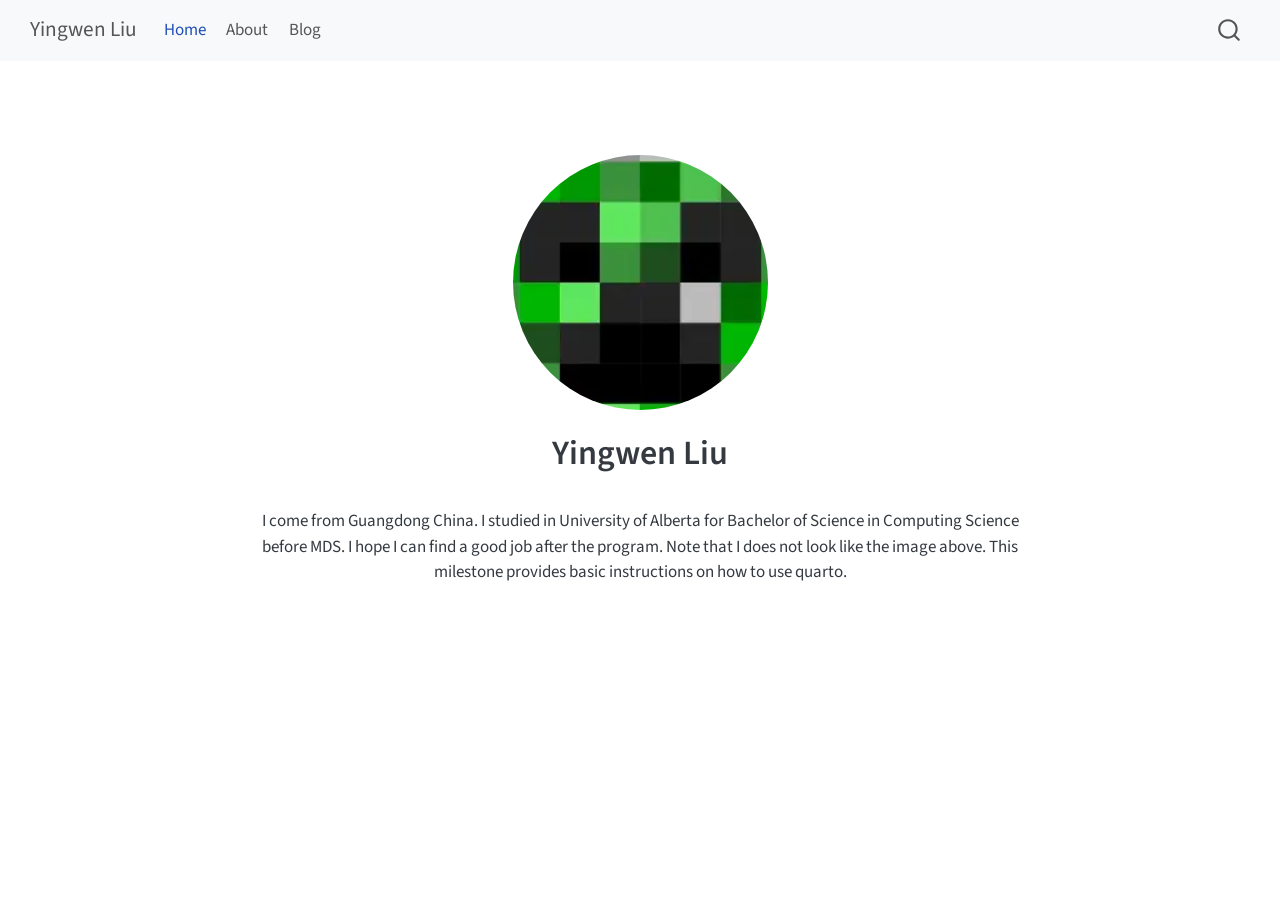
<file: docs/index.html>
<!DOCTYPE html>
<html xmlns="http://www.w3.org/1999/xhtml" lang="en" xml:lang="en"><head>

<meta charset="utf-8">
<meta name="generator" content="quarto-1.10.18">

<meta name="viewport" content="width=device-width, initial-scale=1.0, user-scalable=yes">


<title>Yingwen Liu</title>
<style>
/* Default styles provided by pandoc.
** See https://pandoc.org/MANUAL.html#variables-for-html for config info.
*/
span.smallcaps{font-variant: small-caps;}
div.columns{display: flex; gap: 1.5em;}
div.column{flex: auto;}
@media screen {
div.columns{gap: min(4vw, 1.5em);}
div.column{overflow-x: auto;}
}
div.hanging-indent{margin-left: 1.5em; text-indent: -1.5em;}
ul.task-list{list-style: none;}
ul.task-list li input[type="checkbox"] {
  width: 0.8em;
  margin: 0 0.8em 0.2em -1em; /* quarto-specific, see https://github.com/quarto-dev/quarto-cli/issues/4556 */ 
  vertical-align: middle;
}
</style>


<script src="site_libs/quarto-nav/quarto-nav.js"></script>
<script src="site_libs/quarto-nav/headroom.min.js"></script>
<script src="site_libs/clipboard/clipboard.min.js"></script>
<script src="site_libs/quarto-search/autocomplete.umd.js"></script>
<script src="site_libs/quarto-search/fuse.min.js"></script>
<script src="site_libs/quarto-search/quarto-search.js"></script>
<meta name="quarto:offset" content="./">
<script src="site_libs/quarto-html/quarto.js" type="module"></script>
<script src="site_libs/quarto-html/tabsets/tabsets.js" type="module"></script>
<script src="site_libs/quarto-html/popper.min.js"></script>
<script src="site_libs/quarto-html/tippy.umd.min.js"></script>
<link href="site_libs/quarto-html/tippy.css" rel="stylesheet">
<link href="site_libs/quarto-html/quarto-syntax-highlighting-64a204ab8560d761af7679ceaba22944.css" rel="stylesheet" id="quarto-text-highlighting-styles">
<script src="site_libs/bootstrap/bootstrap.min.js"></script>
<link href="site_libs/bootstrap/bootstrap-icons.css" rel="stylesheet">
<link href="site_libs/bootstrap/bootstrap-a186fd7062f36270276585b6ad28556f.min.css" rel="stylesheet" append-hash="true" id="quarto-bootstrap" data-mode="light">
<script id="quarto-search-options" type="application/json">{
  "location": "navbar",
  "copy-button": false,
  "collapse-after": 3,
  "panel-placement": "end",
  "type": "overlay",
  "limit": 50,
  "keyboard-shortcut": [
    "f",
    "/",
    "s"
  ],
  "show-item-context": false,
  "language": {
    "search-no-results-text": "No results",
    "search-matching-documents-text": "matching documents",
    "search-copy-link-title": "Copy link to search",
    "search-hide-matches-text": "Hide additional matches",
    "search-more-match-text": "more match in this document",
    "search-more-matches-text": "more matches in this document",
    "search-clear-button-title": "Clear",
    "search-text-placeholder": "",
    "search-detached-cancel-button-title": "Cancel",
    "search-submit-button-title": "Submit",
    "search-label": "Search"
  }
}</script>


<link rel="stylesheet" href="styles.css">
</head>

<body class="nav-fixed fullcontent quarto-light">

<div id="quarto-search-results"></div>
  <header id="quarto-header" class="headroom fixed-top">
    <nav class="navbar navbar-expand-lg " data-bs-theme="dark">
      <div class="navbar-container container-fluid">
      <div class="navbar-brand-container mx-auto">
    <a class="navbar-brand" href="./index.html">
    <span class="navbar-title">Yingwen Liu</span>
    </a>
  </div>
            <div id="quarto-search" class="" title="Search"></div>
          <button class="navbar-toggler" type="button" data-bs-toggle="collapse" data-bs-target="#navbarCollapse" aria-controls="navbarCollapse" role="menu" aria-expanded="false" aria-label="Toggle navigation" onclick="if (window.quartoToggleHeadroom) { window.quartoToggleHeadroom(); }">
  <span class="navbar-toggler-icon"></span>
</button>
          <div class="collapse navbar-collapse" id="navbarCollapse">
            <ul class="navbar-nav navbar-nav-scroll me-auto">
  <li class="nav-item">
    <a class="nav-link active" href="./index.html" aria-current="page"> 
<span class="menu-text">Home</span></a>
  </li>  
  <li class="nav-item">
    <a class="nav-link" href="./about.html"> 
<span class="menu-text">About</span></a>
  </li>  
  <li class="nav-item">
    <a class="nav-link" href="./blog.html"> 
<span class="menu-text">Blog</span></a>
  </li>  
</ul>
          </div> <!-- /navcollapse -->
            <div class="quarto-navbar-tools">
</div>
      </div> <!-- /container-fluid -->
    </nav>
</header>
<!-- content -->
<div id="quarto-content" class="quarto-container page-columns page-rows-contents page-layout-article page-navbar">
<!-- sidebar -->
<!-- margin-sidebar -->
    
<!-- main -->
<div class="quarto-about-jolla">
  <img src="images/profile.webp" class="about-image
  round " style="height: 15em; width: 15em;">
 <header id="title-block-header" class="quarto-title-block default">
<div class="quarto-title">
<h1 class="title">Yingwen Liu</h1>
</div>
<div class="quarto-title-meta">
  </div>
</header><main class="content" id="quarto-document-content">
<p>I come from Guangdong China. I studied in University of Alberta for Bachelor of Science in Computing Science before MDS. I hope I can find a good job after the program. Note that I does not look like the image above. This milestone provides basic instructions on how to use quarto.</p>


</main>  
</div>
 <!-- /main -->
<script id="quarto-html-after-body" type="application/javascript">
  window.document.addEventListener("DOMContentLoaded", function (event) {
    const isCodeAnnotation = (el) => {
      for (const clz of el.classList) {
        if (clz.startsWith('code-annotation-')) {                     
          return true;
        }
      }
      return false;
    }
    const onCopySuccess = function(e) {
      // button target
      const button = e.trigger;
      // don't keep focus
      button.blur();
      // flash "checked"
      button.classList.add('code-copy-button-checked');
      var currentTitle = button.getAttribute("title");
      button.setAttribute("title", "Copied!");
      let tooltip;
      if (window.bootstrap) {
        button.setAttribute("data-bs-toggle", "tooltip");
        button.setAttribute("data-bs-placement", "left");
        button.setAttribute("data-bs-title", "Copied!");
        tooltip = new bootstrap.Tooltip(button, 
          { trigger: "manual", 
            customClass: "code-copy-button-tooltip",
            offset: [0, -8]});
        tooltip.show();    
      }
      setTimeout(function() {
        if (tooltip) {
          tooltip.hide();
          button.removeAttribute("data-bs-title");
          button.removeAttribute("data-bs-toggle");
          button.removeAttribute("data-bs-placement");
        }
        button.setAttribute("title", currentTitle);
        button.classList.remove('code-copy-button-checked');
      }, 1000);
      // clear code selection
      e.clearSelection();
    }
    const getTextToCopy = function(trigger) {
      const outerScaffold = trigger.parentElement.cloneNode(true);
      const codeEl = outerScaffold.querySelector('code');
      for (const childEl of codeEl.children) {
        if (isCodeAnnotation(childEl)) {
          childEl.remove();
        }
      }
      return codeEl.innerText;
    }
    const clipboard = new window.ClipboardJS('.code-copy-button:not([data-in-quarto-modal])', {
      text: getTextToCopy
    });
    clipboard.on('success', onCopySuccess);
    if (window.document.getElementById('quarto-embedded-source-code-modal')) {
      const clipboardModal = new window.ClipboardJS('.code-copy-button[data-in-quarto-modal]', {
        text: getTextToCopy,
        container: window.document.getElementById('quarto-embedded-source-code-modal')
      });
      clipboardModal.on('success', onCopySuccess);
    }
      var localhostRegex = new RegExp(/^(?:http|https):\/\/localhost\:?[0-9]*\//);
      var mailtoRegex = new RegExp(/^mailto:/);
        var filterRegex = new RegExp('/' + window.location.host + '/');
      var isInternal = (href) => {
          return filterRegex.test(href) || localhostRegex.test(href) || mailtoRegex.test(href);
      }
      // Inspect non-navigation links and adorn them if external
     var links = window.document.querySelectorAll('a[href]:not(.nav-link):not(.navbar-brand):not(.toc-action):not(.sidebar-link):not(.sidebar-item-toggle):not(.pagination-link):not(.no-external):not([aria-hidden]):not(.dropdown-item):not(.quarto-navigation-tool):not(.about-link)');
      for (var i=0; i<links.length; i++) {
        const link = links[i];
        if (!isInternal(link.href)) {
          // undo the damage that might have been done by quarto-nav.js in the case of
          // links that we want to consider external
          if (link.dataset.originalHref !== undefined) {
            link.href = link.dataset.originalHref;
          }
        }
      }
    function tippyHover(el, contentFn, onTriggerFn, onUntriggerFn) {
      const config = {
        allowHTML: true,
        maxWidth: 500,
        delay: 100,
        arrow: false,
        appendTo: function(el) {
            return el.parentElement;
        },
        interactive: true,
        interactiveBorder: 10,
        theme: 'quarto',
        placement: 'bottom-start',
      };
      if (contentFn) {
        config.content = contentFn;
      }
      if (onTriggerFn) {
        config.onTrigger = onTriggerFn;
      }
      if (onUntriggerFn) {
        config.onUntrigger = onUntriggerFn;
      }
      window.tippy(el, config); 
    }
    const noterefs = window.document.querySelectorAll('a[role="doc-noteref"]');
    for (var i=0; i<noterefs.length; i++) {
      const ref = noterefs[i];
      tippyHover(ref, function() {
        // use id or data attribute instead here
        let href = ref.getAttribute('data-footnote-href') || ref.getAttribute('href');
        try { href = new URL(href).hash; } catch {}
        const id = href.replace(/^#\/?/, "");
        const note = window.document.getElementById(id);
        if (note) {
          return note.innerHTML;
        } else {
          return "";
        }
      });
    }
    const xrefs = window.document.querySelectorAll('a.quarto-xref');
    const processXRef = (id, note) => {
      // Strip column container classes
      const stripColumnClz = (el) => {
        el.classList.remove("page-full", "page-columns");
        if (el.children) {
          for (const child of el.children) {
            stripColumnClz(child);
          }
        }
      }
      stripColumnClz(note)
      if (id === null || id.startsWith('sec-')) {
        // Special case sections, only their first couple elements
        const container = document.createElement("div");
        if (note.children && note.children.length > 2) {
          container.appendChild(note.children[0].cloneNode(true));
          for (let i = 1; i < note.children.length; i++) {
            const child = note.children[i];
            if (child.tagName === "P" && child.innerText === "") {
              continue;
            } else {
              container.appendChild(child.cloneNode(true));
              break;
            }
          }
          if (window.Quarto?.typesetMath) {
            window.Quarto.typesetMath(container);
          }
          return container.innerHTML
        } else {
          if (window.Quarto?.typesetMath) {
            window.Quarto.typesetMath(note);
          }
          return note.innerHTML;
        }
      } else {
        // Remove any anchor links if they are present
        const anchorLink = note.querySelector('a.anchorjs-link');
        if (anchorLink) {
          anchorLink.remove();
        }
        if (window.Quarto?.typesetMath) {
          window.Quarto.typesetMath(note);
        }
        if (note.classList.contains("callout")) {
          return note.outerHTML;
        } else {
          return note.innerHTML;
        }
      }
    }
    for (var i=0; i<xrefs.length; i++) {
      const xref = xrefs[i];
      tippyHover(xref, undefined, function(instance) {
        instance.disable();
        let url = xref.getAttribute('href');
        let hash = undefined; 
        if (url.startsWith('#')) {
          hash = url;
        } else {
          try { hash = new URL(url).hash; } catch {}
        }
        if (hash) {
          const id = hash.replace(/^#\/?/, "");
          const note = window.document.getElementById(id);
          if (note !== null) {
            try {
              const html = processXRef(id, note.cloneNode(true));
              instance.setContent(html);
            } finally {
              instance.enable();
              instance.show();
            }
          } else {
            // See if we can fetch this
            fetch(url.split('#')[0])
            .then(res => res.text())
            .then(html => {
              const parser = new DOMParser();
              const htmlDoc = parser.parseFromString(html, "text/html");
              const note = htmlDoc.getElementById(id);
              if (note !== null) {
                const html = processXRef(id, note);
                instance.setContent(html);
              } 
            }).finally(() => {
              instance.enable();
              instance.show();
            });
          }
        } else {
          // See if we can fetch a full url (with no hash to target)
          // This is a special case and we should probably do some content thinning / targeting
          fetch(url)
          .then(res => res.text())
          .then(html => {
            const parser = new DOMParser();
            const htmlDoc = parser.parseFromString(html, "text/html");
            const note = htmlDoc.querySelector('main.content');
            if (note !== null) {
              // This should only happen for chapter cross references
              // (since there is no id in the URL)
              // remove the first header
              if (note.children.length > 0 && note.children[0].tagName === "HEADER") {
                note.children[0].remove();
              }
              const html = processXRef(null, note);
              instance.setContent(html);
            } 
          }).finally(() => {
            instance.enable();
            instance.show();
          });
        }
      }, function(instance) {
      });
    }
        let selectedAnnoteEl;
        const selectorForAnnotation = ( cell, annotation) => {
          let cellAttr = 'data-code-cell="' + cell + '"';
          let lineAttr = 'data-code-annotation="' +  annotation + '"';
          const selector = 'span[' + cellAttr + '][' + lineAttr + ']';
          return selector;
        }
        const selectCodeLines = (annoteEl) => {
          const doc = window.document;
          const targetCell = annoteEl.getAttribute("data-target-cell");
          const targetAnnotation = annoteEl.getAttribute("data-target-annotation");
          const annoteSpan = window.document.querySelector(selectorForAnnotation(targetCell, targetAnnotation));
          const lines = annoteSpan.getAttribute("data-code-lines").split(",");
          const lineIds = lines.map((line) => {
            return targetCell + "-" + line;
          })
          let top = null;
          let height = null;
          let parent = null;
          if (lineIds.length > 0) {
              //compute the position of the single el (top and bottom and make a div)
              const el = window.document.getElementById(lineIds[0]);
              top = el.offsetTop;
              height = el.offsetHeight;
              parent = el.parentElement.parentElement;
            if (lineIds.length > 1) {
              const lastEl = window.document.getElementById(lineIds[lineIds.length - 1]);
              const bottom = lastEl.offsetTop + lastEl.offsetHeight;
              height = bottom - top;
            }
            if (top !== null && height !== null && parent !== null) {
              // cook up a div (if necessary) and position it 
              let div = window.document.getElementById("code-annotation-line-highlight");
              if (div === null) {
                div = window.document.createElement("div");
                div.setAttribute("id", "code-annotation-line-highlight");
                div.style.position = 'absolute';
                parent.appendChild(div);
              }
              div.style.top = top - 2 + "px";
              div.style.height = height + 4 + "px";
              div.style.left = 0;
              let gutterDiv = window.document.getElementById("code-annotation-line-highlight-gutter");
              if (gutterDiv === null) {
                gutterDiv = window.document.createElement("div");
                gutterDiv.setAttribute("id", "code-annotation-line-highlight-gutter");
                gutterDiv.style.position = 'absolute';
                const codeCell = window.document.getElementById(targetCell);
                const gutter = codeCell.querySelector('.code-annotation-gutter');
                gutter.appendChild(gutterDiv);
              }
              gutterDiv.style.top = top - 2 + "px";
              gutterDiv.style.height = height + 4 + "px";
            }
            selectedAnnoteEl = annoteEl;
          }
        };
        const unselectCodeLines = () => {
          const elementsIds = ["code-annotation-line-highlight", "code-annotation-line-highlight-gutter"];
          elementsIds.forEach((elId) => {
            const div = window.document.getElementById(elId);
            if (div) {
              div.remove();
            }
          });
          selectedAnnoteEl = undefined;
        };
          // Handle positioning of the toggle
      window.addEventListener(
        "resize",
        throttle(() => {
          elRect = undefined;
          if (selectedAnnoteEl) {
            selectCodeLines(selectedAnnoteEl);
          }
        }, 10)
      );
      function throttle(fn, ms) {
      let throttle = false;
      let timer;
        return (...args) => {
          if(!throttle) { // first call gets through
              fn.apply(this, args);
              throttle = true;
          } else { // all the others get throttled
              if(timer) clearTimeout(timer); // cancel #2
              timer = setTimeout(() => {
                fn.apply(this, args);
                timer = throttle = false;
              }, ms);
          }
        };
      }
        // Attach click handler to the DT
        const annoteDls = window.document.querySelectorAll('dt[data-target-cell]');
        for (const annoteDlNode of annoteDls) {
          annoteDlNode.addEventListener('click', (event) => {
            const clickedEl = event.target;
            if (clickedEl !== selectedAnnoteEl) {
              unselectCodeLines();
              const activeEl = window.document.querySelector('dt[data-target-cell].code-annotation-active');
              if (activeEl) {
                activeEl.classList.remove('code-annotation-active');
              }
              selectCodeLines(clickedEl);
              clickedEl.classList.add('code-annotation-active');
            } else {
              // Unselect the line
              unselectCodeLines();
              clickedEl.classList.remove('code-annotation-active');
            }
          });
        }
    const findCites = (el) => {
      const parentEl = el.parentElement;
      if (parentEl) {
        const cites = parentEl.dataset.cites;
        if (cites) {
          return {
            el,
            cites: cites.split(' ')
          };
        } else {
          return findCites(el.parentElement)
        }
      } else {
        return undefined;
      }
    };
    var bibliorefs = window.document.querySelectorAll('a[role="doc-biblioref"]');
    for (var i=0; i<bibliorefs.length; i++) {
      const ref = bibliorefs[i];
      const citeInfo = findCites(ref);
      if (citeInfo) {
        tippyHover(citeInfo.el, function() {
          var popup = window.document.createElement('div');
          citeInfo.cites.forEach(function(cite) {
            var citeDiv = window.document.createElement('div');
            citeDiv.classList.add('hanging-indent');
            citeDiv.classList.add('csl-entry');
            var biblioDiv = window.document.getElementById('ref-' + cite);
            if (biblioDiv) {
              citeDiv.innerHTML = biblioDiv.innerHTML;
            }
            popup.appendChild(citeDiv);
          });
          return popup.innerHTML;
        });
      }
    }
  });
  </script>
</div> <!-- /content -->




</body></html>
</file>
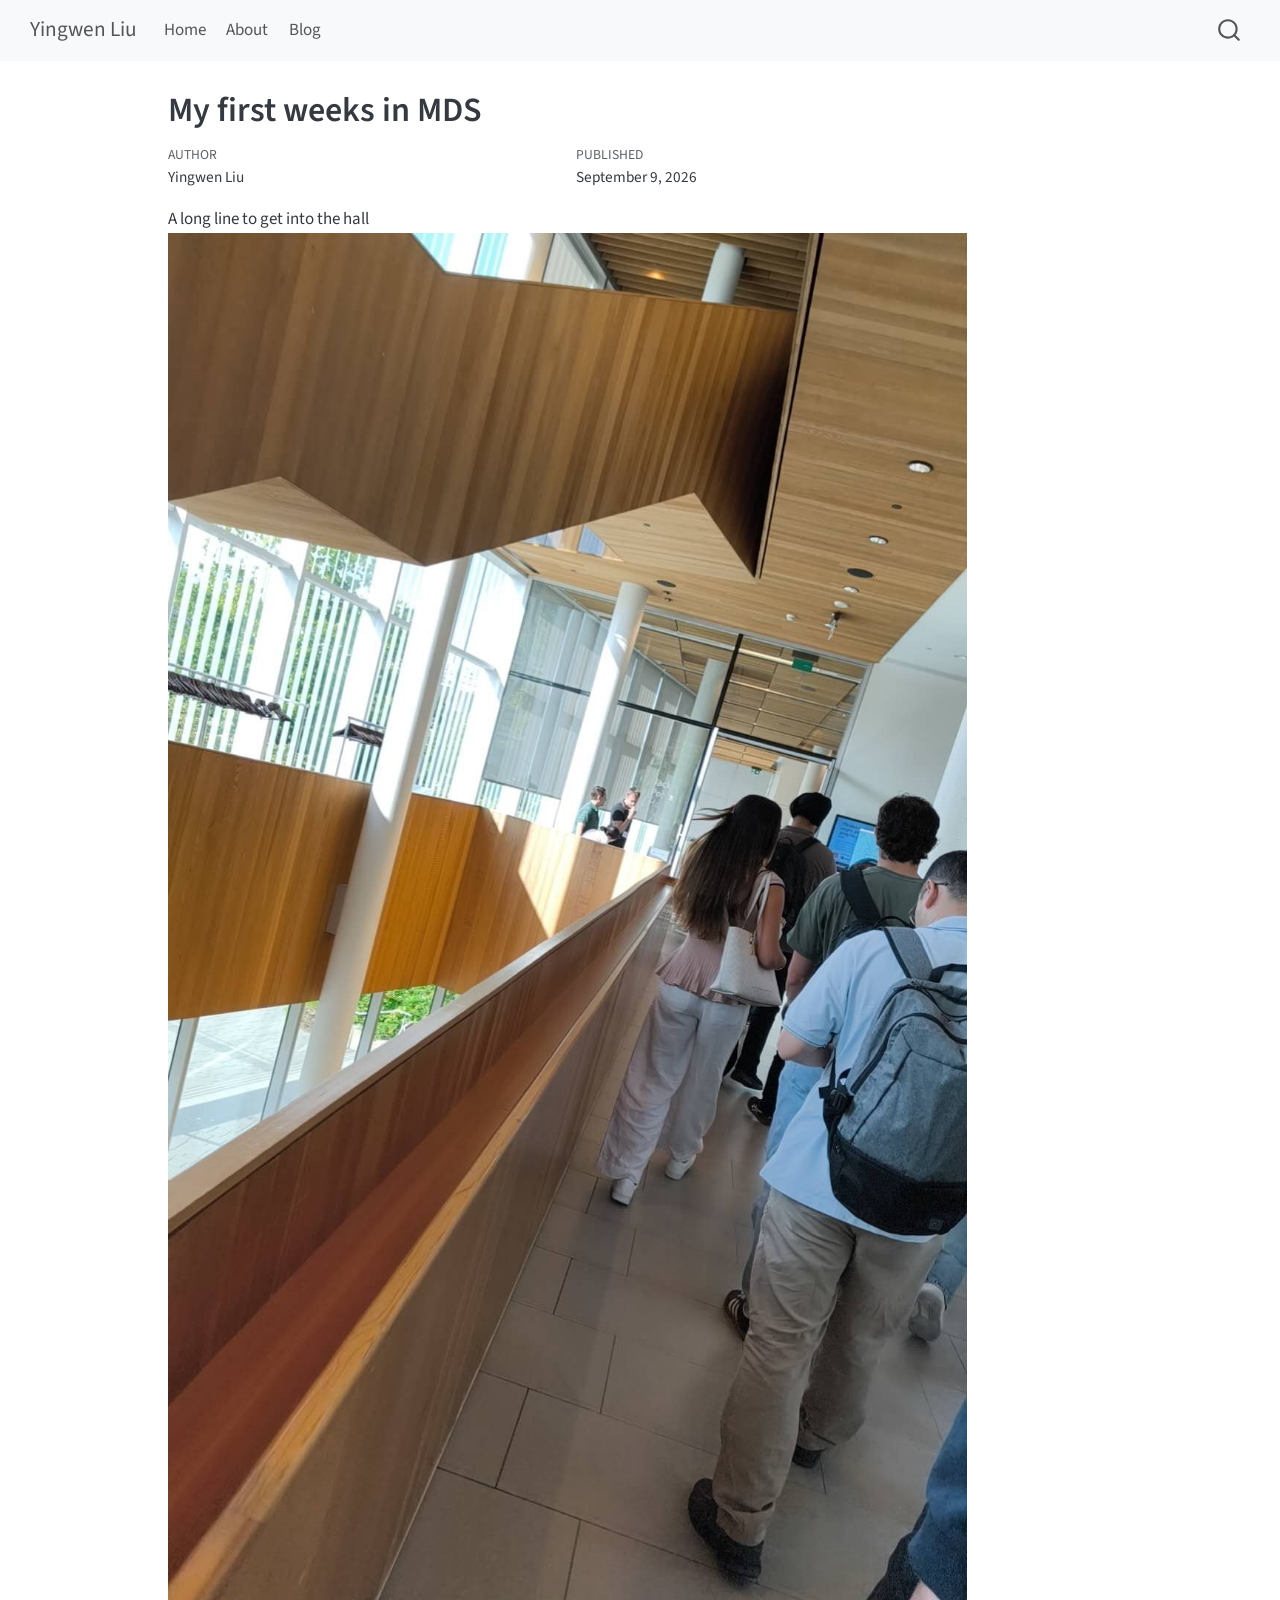
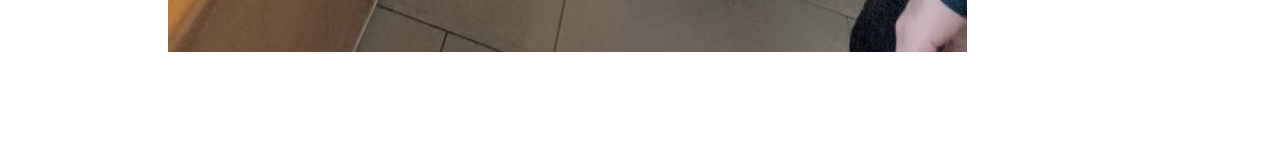
<file: docs/posts/first-weeks/index.html>
<!DOCTYPE html>
<html xmlns="http://www.w3.org/1999/xhtml" lang="en" xml:lang="en"><head>

<meta charset="utf-8">
<meta name="generator" content="quarto-1.10.18">

<meta name="viewport" content="width=device-width, initial-scale=1.0, user-scalable=yes">

<meta name="author" content="Yingwen Liu">
<meta name="dcterms.date" content="2026-09-09">

<title>My first weeks in MDS – Yingwen Liu</title>
<style>
/* Default styles provided by pandoc.
** See https://pandoc.org/MANUAL.html#variables-for-html for config info.
*/
span.smallcaps{font-variant: small-caps;}
div.columns{display: flex; gap: 1.5em;}
div.column{flex: auto;}
@media screen {
div.columns{gap: min(4vw, 1.5em);}
div.column{overflow-x: auto;}
}
div.hanging-indent{margin-left: 1.5em; text-indent: -1.5em;}
ul.task-list{list-style: none;}
ul.task-list li input[type="checkbox"] {
  width: 0.8em;
  margin: 0 0.8em 0.2em -1em; /* quarto-specific, see https://github.com/quarto-dev/quarto-cli/issues/4556 */ 
  vertical-align: middle;
}
</style>


<script src="../../site_libs/quarto-nav/quarto-nav.js"></script>
<script src="../../site_libs/quarto-nav/headroom.min.js"></script>
<script src="../../site_libs/clipboard/clipboard.min.js"></script>
<script src="../../site_libs/quarto-search/autocomplete.umd.js"></script>
<script src="../../site_libs/quarto-search/fuse.min.js"></script>
<script src="../../site_libs/quarto-search/quarto-search.js"></script>
<meta name="quarto:offset" content="../../">
<script src="../../site_libs/quarto-html/quarto.js" type="module"></script>
<script src="../../site_libs/quarto-html/tabsets/tabsets.js" type="module"></script>
<script src="../../site_libs/quarto-html/popper.min.js"></script>
<script src="../../site_libs/quarto-html/tippy.umd.min.js"></script>
<script src="../../site_libs/quarto-html/anchor.min.js"></script>
<link href="../../site_libs/quarto-html/tippy.css" rel="stylesheet">
<link href="../../site_libs/quarto-html/quarto-syntax-highlighting-64a204ab8560d761af7679ceaba22944.css" rel="stylesheet" id="quarto-text-highlighting-styles">
<script src="../../site_libs/bootstrap/bootstrap.min.js"></script>
<link href="../../site_libs/bootstrap/bootstrap-icons.css" rel="stylesheet">
<link href="../../site_libs/bootstrap/bootstrap-a186fd7062f36270276585b6ad28556f.min.css" rel="stylesheet" append-hash="true" id="quarto-bootstrap" data-mode="light">
<script id="quarto-search-options" type="application/json">{
  "location": "navbar",
  "copy-button": false,
  "collapse-after": 3,
  "panel-placement": "end",
  "type": "overlay",
  "limit": 50,
  "keyboard-shortcut": [
    "f",
    "/",
    "s"
  ],
  "show-item-context": false,
  "language": {
    "search-no-results-text": "No results",
    "search-matching-documents-text": "matching documents",
    "search-copy-link-title": "Copy link to search",
    "search-hide-matches-text": "Hide additional matches",
    "search-more-match-text": "more match in this document",
    "search-more-matches-text": "more matches in this document",
    "search-clear-button-title": "Clear",
    "search-text-placeholder": "",
    "search-detached-cancel-button-title": "Cancel",
    "search-submit-button-title": "Submit",
    "search-label": "Search"
  }
}</script>


<link rel="stylesheet" href="../../styles.css">
</head>

<body class="nav-fixed quarto-light">

<div id="quarto-search-results"></div>
  <header id="quarto-header" class="headroom fixed-top">
    <nav class="navbar navbar-expand-lg " data-bs-theme="dark">
      <div class="navbar-container container-fluid">
      <div class="navbar-brand-container mx-auto">
    <a class="navbar-brand" href="../../index.html">
    <span class="navbar-title">Yingwen Liu</span>
    </a>
  </div>
            <div id="quarto-search" class="" title="Search"></div>
          <button class="navbar-toggler" type="button" data-bs-toggle="collapse" data-bs-target="#navbarCollapse" aria-controls="navbarCollapse" role="menu" aria-expanded="false" aria-label="Toggle navigation" onclick="if (window.quartoToggleHeadroom) { window.quartoToggleHeadroom(); }">
  <span class="navbar-toggler-icon"></span>
</button>
          <div class="collapse navbar-collapse" id="navbarCollapse">
            <ul class="navbar-nav navbar-nav-scroll me-auto">
  <li class="nav-item">
    <a class="nav-link" href="../../index.html"> 
<span class="menu-text">Home</span></a>
  </li>  
  <li class="nav-item">
    <a class="nav-link" href="../../about.html"> 
<span class="menu-text">About</span></a>
  </li>  
  <li class="nav-item">
    <a class="nav-link" href="../../blog.html"> 
<span class="menu-text">Blog</span></a>
  </li>  
</ul>
          </div> <!-- /navcollapse -->
            <div class="quarto-navbar-tools">
</div>
      </div> <!-- /container-fluid -->
    </nav>
</header>
<!-- content -->
<div id="quarto-content" class="quarto-container page-columns page-rows-contents page-layout-article page-navbar">
<!-- sidebar -->
<!-- margin-sidebar -->
    <div id="quarto-margin-sidebar" class="sidebar margin-sidebar zindex-bottom">
        
    </div>
<!-- main -->
<main class="content" id="quarto-document-content">

<header id="title-block-header" class="quarto-title-block default">
<div class="quarto-title">
<h1 class="title">My first weeks in MDS</h1>
</div>



<div class="quarto-title-meta">

    <div>
    <div class="quarto-title-meta-heading">Author</div>
    <div class="quarto-title-meta-contents">
             <p>Yingwen Liu </p>
          </div>
  </div>
    
    <div>
    <div class="quarto-title-meta-heading">Published</div>
    <div class="quarto-title-meta-contents">
      <p class="date">September 9, 2026</p>
    </div>
  </div>
  
    
  </div>
  


</header>


<p>A long line to get into the hall <img src="orientation.jpg" class="img-fluid" alt="Orientation day on campus."></p>



</main> <!-- /main -->
<script id="quarto-html-after-body" type="application/javascript">
  window.document.addEventListener("DOMContentLoaded", function (event) {
    const icon = "";
    const anchorJS = new window.AnchorJS();
    anchorJS.options = {
      placement: 'right',
      icon: icon
    };
    anchorJS.add('.anchored');
    const isCodeAnnotation = (el) => {
      for (const clz of el.classList) {
        if (clz.startsWith('code-annotation-')) {                     
          return true;
        }
      }
      return false;
    }
    const onCopySuccess = function(e) {
      // button target
      const button = e.trigger;
      // don't keep focus
      button.blur();
      // flash "checked"
      button.classList.add('code-copy-button-checked');
      var currentTitle = button.getAttribute("title");
      button.setAttribute("title", "Copied!");
      let tooltip;
      if (window.bootstrap) {
        button.setAttribute("data-bs-toggle", "tooltip");
        button.setAttribute("data-bs-placement", "left");
        button.setAttribute("data-bs-title", "Copied!");
        tooltip = new bootstrap.Tooltip(button, 
          { trigger: "manual", 
            customClass: "code-copy-button-tooltip",
            offset: [0, -8]});
        tooltip.show();    
      }
      setTimeout(function() {
        if (tooltip) {
          tooltip.hide();
          button.removeAttribute("data-bs-title");
          button.removeAttribute("data-bs-toggle");
          button.removeAttribute("data-bs-placement");
        }
        button.setAttribute("title", currentTitle);
        button.classList.remove('code-copy-button-checked');
      }, 1000);
      // clear code selection
      e.clearSelection();
    }
    const getTextToCopy = function(trigger) {
      const outerScaffold = trigger.parentElement.cloneNode(true);
      const codeEl = outerScaffold.querySelector('code');
      for (const childEl of codeEl.children) {
        if (isCodeAnnotation(childEl)) {
          childEl.remove();
        }
      }
      return codeEl.innerText;
    }
    const clipboard = new window.ClipboardJS('.code-copy-button:not([data-in-quarto-modal])', {
      text: getTextToCopy
    });
    clipboard.on('success', onCopySuccess);
    if (window.document.getElementById('quarto-embedded-source-code-modal')) {
      const clipboardModal = new window.ClipboardJS('.code-copy-button[data-in-quarto-modal]', {
        text: getTextToCopy,
        container: window.document.getElementById('quarto-embedded-source-code-modal')
      });
      clipboardModal.on('success', onCopySuccess);
    }
      var localhostRegex = new RegExp(/^(?:http|https):\/\/localhost\:?[0-9]*\//);
      var mailtoRegex = new RegExp(/^mailto:/);
        var filterRegex = new RegExp('/' + window.location.host + '/');
      var isInternal = (href) => {
          return filterRegex.test(href) || localhostRegex.test(href) || mailtoRegex.test(href);
      }
      // Inspect non-navigation links and adorn them if external
     var links = window.document.querySelectorAll('a[href]:not(.nav-link):not(.navbar-brand):not(.toc-action):not(.sidebar-link):not(.sidebar-item-toggle):not(.pagination-link):not(.no-external):not([aria-hidden]):not(.dropdown-item):not(.quarto-navigation-tool):not(.about-link)');
      for (var i=0; i<links.length; i++) {
        const link = links[i];
        if (!isInternal(link.href)) {
          // undo the damage that might have been done by quarto-nav.js in the case of
          // links that we want to consider external
          if (link.dataset.originalHref !== undefined) {
            link.href = link.dataset.originalHref;
          }
        }
      }
    function tippyHover(el, contentFn, onTriggerFn, onUntriggerFn) {
      const config = {
        allowHTML: true,
        maxWidth: 500,
        delay: 100,
        arrow: false,
        appendTo: function(el) {
            return el.parentElement;
        },
        interactive: true,
        interactiveBorder: 10,
        theme: 'quarto',
        placement: 'bottom-start',
      };
      if (contentFn) {
        config.content = contentFn;
      }
      if (onTriggerFn) {
        config.onTrigger = onTriggerFn;
      }
      if (onUntriggerFn) {
        config.onUntrigger = onUntriggerFn;
      }
      window.tippy(el, config); 
    }
    const noterefs = window.document.querySelectorAll('a[role="doc-noteref"]');
    for (var i=0; i<noterefs.length; i++) {
      const ref = noterefs[i];
      tippyHover(ref, function() {
        // use id or data attribute instead here
        let href = ref.getAttribute('data-footnote-href') || ref.getAttribute('href');
        try { href = new URL(href).hash; } catch {}
        const id = href.replace(/^#\/?/, "");
        const note = window.document.getElementById(id);
        if (note) {
          return note.innerHTML;
        } else {
          return "";
        }
      });
    }
    const xrefs = window.document.querySelectorAll('a.quarto-xref');
    const processXRef = (id, note) => {
      // Strip column container classes
      const stripColumnClz = (el) => {
        el.classList.remove("page-full", "page-columns");
        if (el.children) {
          for (const child of el.children) {
            stripColumnClz(child);
          }
        }
      }
      stripColumnClz(note)
      if (id === null || id.startsWith('sec-')) {
        // Special case sections, only their first couple elements
        const container = document.createElement("div");
        if (note.children && note.children.length > 2) {
          container.appendChild(note.children[0].cloneNode(true));
          for (let i = 1; i < note.children.length; i++) {
            const child = note.children[i];
            if (child.tagName === "P" && child.innerText === "") {
              continue;
            } else {
              container.appendChild(child.cloneNode(true));
              break;
            }
          }
          if (window.Quarto?.typesetMath) {
            window.Quarto.typesetMath(container);
          }
          return container.innerHTML
        } else {
          if (window.Quarto?.typesetMath) {
            window.Quarto.typesetMath(note);
          }
          return note.innerHTML;
        }
      } else {
        // Remove any anchor links if they are present
        const anchorLink = note.querySelector('a.anchorjs-link');
        if (anchorLink) {
          anchorLink.remove();
        }
        if (window.Quarto?.typesetMath) {
          window.Quarto.typesetMath(note);
        }
        if (note.classList.contains("callout")) {
          return note.outerHTML;
        } else {
          return note.innerHTML;
        }
      }
    }
    for (var i=0; i<xrefs.length; i++) {
      const xref = xrefs[i];
      tippyHover(xref, undefined, function(instance) {
        instance.disable();
        let url = xref.getAttribute('href');
        let hash = undefined; 
        if (url.startsWith('#')) {
          hash = url;
        } else {
          try { hash = new URL(url).hash; } catch {}
        }
        if (hash) {
          const id = hash.replace(/^#\/?/, "");
          const note = window.document.getElementById(id);
          if (note !== null) {
            try {
              const html = processXRef(id, note.cloneNode(true));
              instance.setContent(html);
            } finally {
              instance.enable();
              instance.show();
            }
          } else {
            // See if we can fetch this
            fetch(url.split('#')[0])
            .then(res => res.text())
            .then(html => {
              const parser = new DOMParser();
              const htmlDoc = parser.parseFromString(html, "text/html");
              const note = htmlDoc.getElementById(id);
              if (note !== null) {
                const html = processXRef(id, note);
                instance.setContent(html);
              } 
            }).finally(() => {
              instance.enable();
              instance.show();
            });
          }
        } else {
          // See if we can fetch a full url (with no hash to target)
          // This is a special case and we should probably do some content thinning / targeting
          fetch(url)
          .then(res => res.text())
          .then(html => {
            const parser = new DOMParser();
            const htmlDoc = parser.parseFromString(html, "text/html");
            const note = htmlDoc.querySelector('main.content');
            if (note !== null) {
              // This should only happen for chapter cross references
              // (since there is no id in the URL)
              // remove the first header
              if (note.children.length > 0 && note.children[0].tagName === "HEADER") {
                note.children[0].remove();
              }
              const html = processXRef(null, note);
              instance.setContent(html);
            } 
          }).finally(() => {
            instance.enable();
            instance.show();
          });
        }
      }, function(instance) {
      });
    }
        let selectedAnnoteEl;
        const selectorForAnnotation = ( cell, annotation) => {
          let cellAttr = 'data-code-cell="' + cell + '"';
          let lineAttr = 'data-code-annotation="' +  annotation + '"';
          const selector = 'span[' + cellAttr + '][' + lineAttr + ']';
          return selector;
        }
        const selectCodeLines = (annoteEl) => {
          const doc = window.document;
          const targetCell = annoteEl.getAttribute("data-target-cell");
          const targetAnnotation = annoteEl.getAttribute("data-target-annotation");
          const annoteSpan = window.document.querySelector(selectorForAnnotation(targetCell, targetAnnotation));
          const lines = annoteSpan.getAttribute("data-code-lines").split(",");
          const lineIds = lines.map((line) => {
            return targetCell + "-" + line;
          })
          let top = null;
          let height = null;
          let parent = null;
          if (lineIds.length > 0) {
              //compute the position of the single el (top and bottom and make a div)
              const el = window.document.getElementById(lineIds[0]);
              top = el.offsetTop;
              height = el.offsetHeight;
              parent = el.parentElement.parentElement;
            if (lineIds.length > 1) {
              const lastEl = window.document.getElementById(lineIds[lineIds.length - 1]);
              const bottom = lastEl.offsetTop + lastEl.offsetHeight;
              height = bottom - top;
            }
            if (top !== null && height !== null && parent !== null) {
              // cook up a div (if necessary) and position it 
              let div = window.document.getElementById("code-annotation-line-highlight");
              if (div === null) {
                div = window.document.createElement("div");
                div.setAttribute("id", "code-annotation-line-highlight");
                div.style.position = 'absolute';
                parent.appendChild(div);
              }
              div.style.top = top - 2 + "px";
              div.style.height = height + 4 + "px";
              div.style.left = 0;
              let gutterDiv = window.document.getElementById("code-annotation-line-highlight-gutter");
              if (gutterDiv === null) {
                gutterDiv = window.document.createElement("div");
                gutterDiv.setAttribute("id", "code-annotation-line-highlight-gutter");
                gutterDiv.style.position = 'absolute';
                const codeCell = window.document.getElementById(targetCell);
                const gutter = codeCell.querySelector('.code-annotation-gutter');
                gutter.appendChild(gutterDiv);
              }
              gutterDiv.style.top = top - 2 + "px";
              gutterDiv.style.height = height + 4 + "px";
            }
            selectedAnnoteEl = annoteEl;
          }
        };
        const unselectCodeLines = () => {
          const elementsIds = ["code-annotation-line-highlight", "code-annotation-line-highlight-gutter"];
          elementsIds.forEach((elId) => {
            const div = window.document.getElementById(elId);
            if (div) {
              div.remove();
            }
          });
          selectedAnnoteEl = undefined;
        };
          // Handle positioning of the toggle
      window.addEventListener(
        "resize",
        throttle(() => {
          elRect = undefined;
          if (selectedAnnoteEl) {
            selectCodeLines(selectedAnnoteEl);
          }
        }, 10)
      );
      function throttle(fn, ms) {
      let throttle = false;
      let timer;
        return (...args) => {
          if(!throttle) { // first call gets through
              fn.apply(this, args);
              throttle = true;
          } else { // all the others get throttled
              if(timer) clearTimeout(timer); // cancel #2
              timer = setTimeout(() => {
                fn.apply(this, args);
                timer = throttle = false;
              }, ms);
          }
        };
      }
        // Attach click handler to the DT
        const annoteDls = window.document.querySelectorAll('dt[data-target-cell]');
        for (const annoteDlNode of annoteDls) {
          annoteDlNode.addEventListener('click', (event) => {
            const clickedEl = event.target;
            if (clickedEl !== selectedAnnoteEl) {
              unselectCodeLines();
              const activeEl = window.document.querySelector('dt[data-target-cell].code-annotation-active');
              if (activeEl) {
                activeEl.classList.remove('code-annotation-active');
              }
              selectCodeLines(clickedEl);
              clickedEl.classList.add('code-annotation-active');
            } else {
              // Unselect the line
              unselectCodeLines();
              clickedEl.classList.remove('code-annotation-active');
            }
          });
        }
    const findCites = (el) => {
      const parentEl = el.parentElement;
      if (parentEl) {
        const cites = parentEl.dataset.cites;
        if (cites) {
          return {
            el,
            cites: cites.split(' ')
          };
        } else {
          return findCites(el.parentElement)
        }
      } else {
        return undefined;
      }
    };
    var bibliorefs = window.document.querySelectorAll('a[role="doc-biblioref"]');
    for (var i=0; i<bibliorefs.length; i++) {
      const ref = bibliorefs[i];
      const citeInfo = findCites(ref);
      if (citeInfo) {
        tippyHover(citeInfo.el, function() {
          var popup = window.document.createElement('div');
          citeInfo.cites.forEach(function(cite) {
            var citeDiv = window.document.createElement('div');
            citeDiv.classList.add('hanging-indent');
            citeDiv.classList.add('csl-entry');
            var biblioDiv = window.document.getElementById('ref-' + cite);
            if (biblioDiv) {
              citeDiv.innerHTML = biblioDiv.innerHTML;
            }
            popup.appendChild(citeDiv);
          });
          return popup.innerHTML;
        });
      }
    }
  });
  </script>
</div> <!-- /content -->




</body></html>
</file>
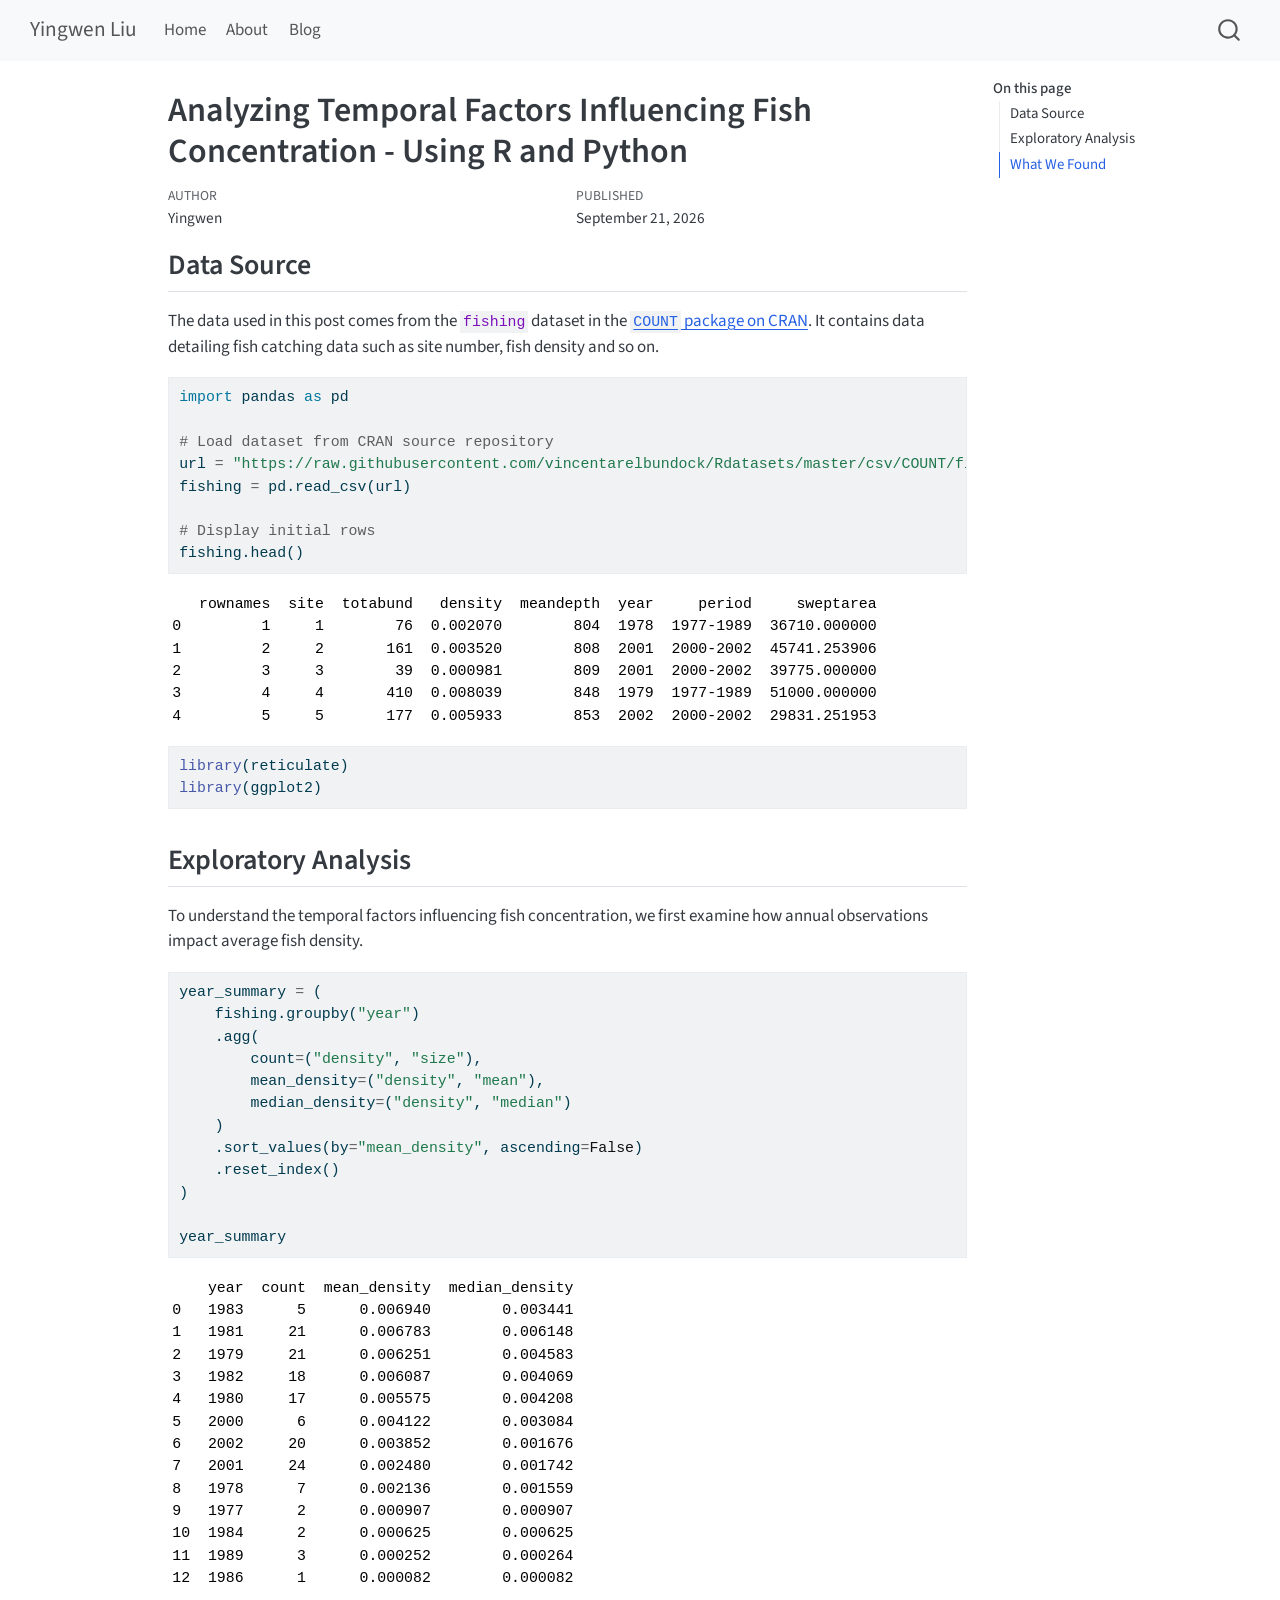
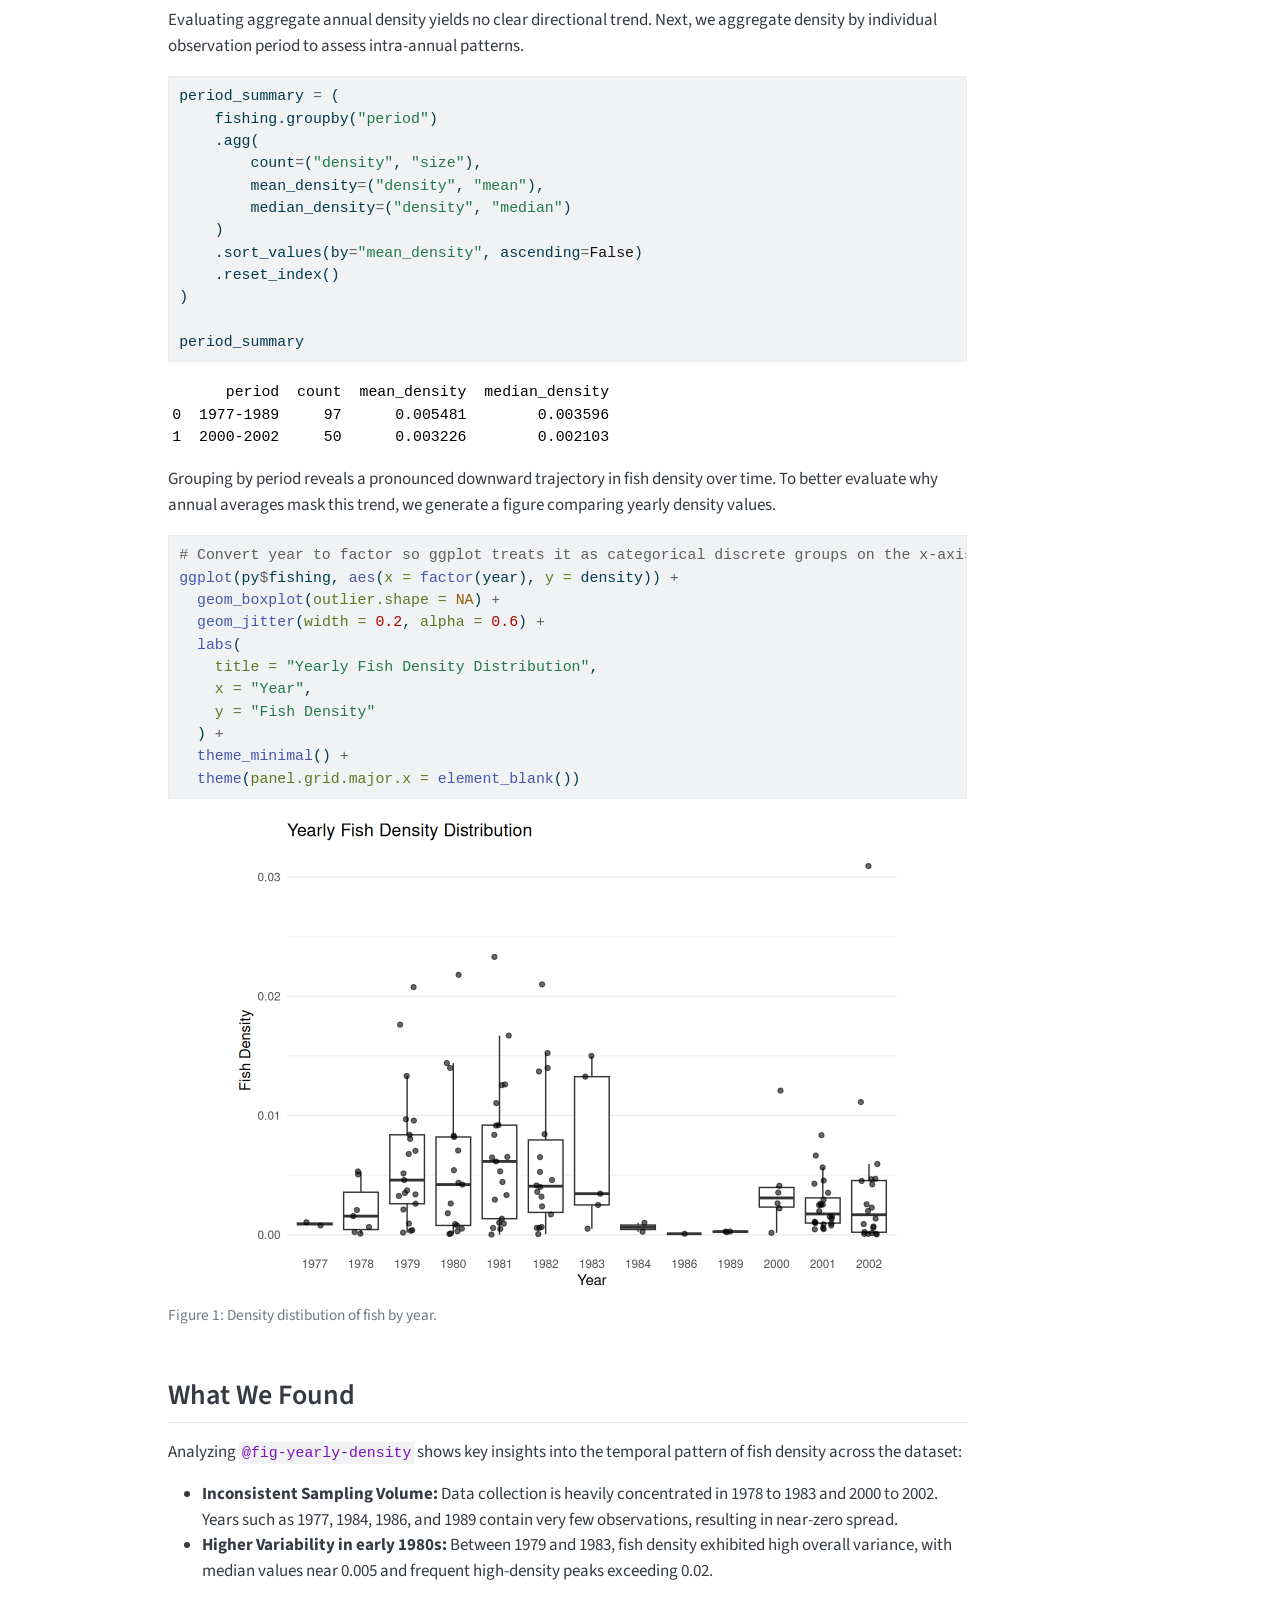
<file: docs/posts/fishing-python-r/index.html>
<!DOCTYPE html>
<html xmlns="http://www.w3.org/1999/xhtml" lang="en" xml:lang="en"><head>

<meta charset="utf-8">
<meta name="generator" content="quarto-1.10.18">

<meta name="viewport" content="width=device-width, initial-scale=1.0, user-scalable=yes">

<meta name="author" content="Yingwen">
<meta name="dcterms.date" content="2026-09-21">

<title>Analyzing Temporal Factors Influencing Fish Concentration - Using R and Python – Yingwen Liu</title>
<style>
/* Default styles provided by pandoc.
** See https://pandoc.org/MANUAL.html#variables-for-html for config info.
*/
span.smallcaps{font-variant: small-caps;}
div.columns{display: flex; gap: 1.5em;}
div.column{flex: auto;}
@media screen {
div.columns{gap: min(4vw, 1.5em);}
div.column{overflow-x: auto;}
}
div.hanging-indent{margin-left: 1.5em; text-indent: -1.5em;}
ul.task-list{list-style: none;}
ul.task-list li input[type="checkbox"] {
  width: 0.8em;
  margin: 0 0.8em 0.2em -1em; /* quarto-specific, see https://github.com/quarto-dev/quarto-cli/issues/4556 */ 
  vertical-align: middle;
}
/* CSS for syntax highlighting */
html { -webkit-text-size-adjust: 100%; }
pre > code.sourceCode { white-space: pre; position: relative; }
pre > code.sourceCode > span { display: inline-block; line-height: 1.25; }
pre > code.sourceCode > span:empty { height: 1.2em; }
.sourceCode { overflow: visible; }
code.sourceCode > span { color: inherit; text-decoration: inherit; }
div.sourceCode { margin: 1em 0; }
pre.sourceCode { margin: 0; }
@media screen {
div.sourceCode { overflow: auto; }
}
@media print {
pre > code.sourceCode { white-space: pre-wrap; }
pre > code.sourceCode > span { text-indent: -5em; padding-left: 5em; }
}
pre.numberSource code
  { counter-reset: source-line 0; }
pre.numberSource code > span
  { position: relative; left: -4em; counter-increment: source-line; }
pre.numberSource code > span > a:first-child::before
  { content: counter(source-line);
    position: relative; left: -1em; text-align: right; vertical-align: baseline;
    border: none; display: inline-block;
    -webkit-touch-callout: none; -webkit-user-select: none;
    -khtml-user-select: none; -moz-user-select: none;
    -ms-user-select: none; user-select: none;
    padding: 0 4px; width: 4em;
  }
pre.numberSource { margin-left: 3em;  padding-left: 4px; }
div.sourceCode
  {   }
@media screen {
pre > code.sourceCode > span > a:first-child::before { text-decoration: underline; }
}
</style>


<script src="../../site_libs/quarto-nav/quarto-nav.js"></script>
<script src="../../site_libs/quarto-nav/headroom.min.js"></script>
<script src="../../site_libs/clipboard/clipboard.min.js"></script>
<script src="../../site_libs/quarto-search/autocomplete.umd.js"></script>
<script src="../../site_libs/quarto-search/fuse.min.js"></script>
<script src="../../site_libs/quarto-search/quarto-search.js"></script>
<meta name="quarto:offset" content="../../">
<script src="../../site_libs/quarto-html/quarto.js" type="module"></script>
<script src="../../site_libs/quarto-html/tabsets/tabsets.js" type="module"></script>
<script src="../../site_libs/quarto-html/popper.min.js"></script>
<script src="../../site_libs/quarto-html/tippy.umd.min.js"></script>
<script src="../../site_libs/quarto-html/anchor.min.js"></script>
<link href="../../site_libs/quarto-html/tippy.css" rel="stylesheet">
<link href="../../site_libs/quarto-html/quarto-syntax-highlighting-64a204ab8560d761af7679ceaba22944.css" rel="stylesheet" id="quarto-text-highlighting-styles">
<script src="../../site_libs/bootstrap/bootstrap.min.js"></script>
<link href="../../site_libs/bootstrap/bootstrap-icons.css" rel="stylesheet">
<link href="../../site_libs/bootstrap/bootstrap-a186fd7062f36270276585b6ad28556f.min.css" rel="stylesheet" append-hash="true" id="quarto-bootstrap" data-mode="light">
<script id="quarto-search-options" type="application/json">{
  "location": "navbar",
  "copy-button": false,
  "collapse-after": 3,
  "panel-placement": "end",
  "type": "overlay",
  "limit": 50,
  "keyboard-shortcut": [
    "f",
    "/",
    "s"
  ],
  "show-item-context": false,
  "language": {
    "search-no-results-text": "No results",
    "search-matching-documents-text": "matching documents",
    "search-copy-link-title": "Copy link to search",
    "search-hide-matches-text": "Hide additional matches",
    "search-more-match-text": "more match in this document",
    "search-more-matches-text": "more matches in this document",
    "search-clear-button-title": "Clear",
    "search-text-placeholder": "",
    "search-detached-cancel-button-title": "Cancel",
    "search-submit-button-title": "Submit",
    "search-label": "Search"
  }
}</script>


<link rel="stylesheet" href="../../styles.css">
</head>

<body class="nav-fixed quarto-light">

<div id="quarto-search-results"></div>
  <header id="quarto-header" class="headroom fixed-top">
    <nav class="navbar navbar-expand-lg " data-bs-theme="dark">
      <div class="navbar-container container-fluid">
      <div class="navbar-brand-container mx-auto">
    <a class="navbar-brand" href="../../index.html">
    <span class="navbar-title">Yingwen Liu</span>
    </a>
  </div>
            <div id="quarto-search" class="" title="Search"></div>
          <button class="navbar-toggler" type="button" data-bs-toggle="collapse" data-bs-target="#navbarCollapse" aria-controls="navbarCollapse" role="menu" aria-expanded="false" aria-label="Toggle navigation" onclick="if (window.quartoToggleHeadroom) { window.quartoToggleHeadroom(); }">
  <span class="navbar-toggler-icon"></span>
</button>
          <div class="collapse navbar-collapse" id="navbarCollapse">
            <ul class="navbar-nav navbar-nav-scroll me-auto">
  <li class="nav-item">
    <a class="nav-link" href="../../index.html"> 
<span class="menu-text">Home</span></a>
  </li>  
  <li class="nav-item">
    <a class="nav-link" href="../../about.html"> 
<span class="menu-text">About</span></a>
  </li>  
  <li class="nav-item">
    <a class="nav-link" href="../../blog.html"> 
<span class="menu-text">Blog</span></a>
  </li>  
</ul>
          </div> <!-- /navcollapse -->
            <div class="quarto-navbar-tools">
</div>
      </div> <!-- /container-fluid -->
    </nav>
</header>
<!-- content -->
<div id="quarto-content" class="quarto-container page-columns page-rows-contents page-layout-article page-navbar">
<!-- sidebar -->
<!-- margin-sidebar -->
    <div id="quarto-margin-sidebar" class="sidebar margin-sidebar">
        <nav id="TOC" role="doc-toc" class="toc-active">
    <h2 id="toc-title">On this page</h2>
   
  <ul>
  <li><a href="#data-source" id="toc-data-source" class="nav-link active" data-scroll-target="#data-source">Data Source</a></li>
  <li><a href="#exploratory-analysis" id="toc-exploratory-analysis" class="nav-link" data-scroll-target="#exploratory-analysis">Exploratory Analysis</a></li>
  <li><a href="#what-we-found" id="toc-what-we-found" class="nav-link" data-scroll-target="#what-we-found">What We Found</a></li>
  </ul>
</nav>
    </div>
<!-- main -->
<main class="content" id="quarto-document-content">

<header id="title-block-header" class="quarto-title-block default">
<div class="quarto-title">
<h1 class="title">Analyzing Temporal Factors Influencing Fish Concentration - Using R and Python</h1>
</div>



<div class="quarto-title-meta">

    <div>
    <div class="quarto-title-meta-heading">Author</div>
    <div class="quarto-title-meta-contents">
             <p>Yingwen </p>
          </div>
  </div>
    
    <div>
    <div class="quarto-title-meta-heading">Published</div>
    <div class="quarto-title-meta-contents">
      <p class="date">September 21, 2026</p>
    </div>
  </div>
  
    
  </div>
  


</header>


<section id="data-source" class="level2">
<h2 class="anchored" data-anchor-id="data-source">Data Source</h2>
<p>The data used in this post comes from the <code>fishing</code> dataset in the <a href="https://cran.r-project.org/package=COUNT"><code>COUNT</code> package on CRAN</a>. It contains data detailing fish catching data such as site number, fish density and so on.</p>
<div class="cell">
<div class="code-copy-outer-scaffold"><div class="sourceCode cell-code" id="cb1"><pre class="sourceCode python code-with-copy"><code class="sourceCode python"><span id="cb1-1"><a href="#cb1-1" aria-hidden="true" tabindex="-1"></a><span class="im">import</span> pandas <span class="im">as</span> pd</span>
<span id="cb1-2"><a href="#cb1-2" aria-hidden="true" tabindex="-1"></a></span>
<span id="cb1-3"><a href="#cb1-3" aria-hidden="true" tabindex="-1"></a><span class="co"># Load dataset from CRAN source repository</span></span>
<span id="cb1-4"><a href="#cb1-4" aria-hidden="true" tabindex="-1"></a>url <span class="op">=</span> <span class="st">"https://raw.githubusercontent.com/vincentarelbundock/Rdatasets/master/csv/COUNT/fishing.csv"</span></span>
<span id="cb1-5"><a href="#cb1-5" aria-hidden="true" tabindex="-1"></a>fishing <span class="op">=</span> pd.read_csv(url)</span>
<span id="cb1-6"><a href="#cb1-6" aria-hidden="true" tabindex="-1"></a></span>
<span id="cb1-7"><a href="#cb1-7" aria-hidden="true" tabindex="-1"></a><span class="co"># Display initial rows</span></span>
<span id="cb1-8"><a href="#cb1-8" aria-hidden="true" tabindex="-1"></a>fishing.head()</span></code></pre></div><button title="Copy to Clipboard" class="code-copy-button"><i class="bi"></i></button></div>
<div class="cell-output cell-output-stdout">
<pre><code>   rownames  site  totabund   density  meandepth  year     period     sweptarea
0         1     1        76  0.002070        804  1978  1977-1989  36710.000000
1         2     2       161  0.003520        808  2001  2000-2002  45741.253906
2         3     3        39  0.000981        809  2001  2000-2002  39775.000000
3         4     4       410  0.008039        848  1979  1977-1989  51000.000000
4         5     5       177  0.005933        853  2002  2000-2002  29831.251953</code></pre>
</div>
</div>
<div class="cell">
<div class="code-copy-outer-scaffold"><div class="sourceCode cell-code" id="cb3"><pre class="sourceCode r code-with-copy"><code class="sourceCode r"><span id="cb3-1"><a href="#cb3-1" aria-hidden="true" tabindex="-1"></a><span class="fu">library</span>(reticulate)</span>
<span id="cb3-2"><a href="#cb3-2" aria-hidden="true" tabindex="-1"></a><span class="fu">library</span>(ggplot2)</span></code></pre></div><button title="Copy to Clipboard" class="code-copy-button"><i class="bi"></i></button></div>
</div>
</section>
<section id="exploratory-analysis" class="level2">
<h2 class="anchored" data-anchor-id="exploratory-analysis">Exploratory Analysis</h2>
<p>To understand the temporal factors influencing fish concentration, we first examine how annual observations impact average fish density.</p>
<div class="cell">
<div class="code-copy-outer-scaffold"><div class="sourceCode cell-code" id="cb4"><pre class="sourceCode python code-with-copy"><code class="sourceCode python"><span id="cb4-1"><a href="#cb4-1" aria-hidden="true" tabindex="-1"></a>year_summary <span class="op">=</span> (</span>
<span id="cb4-2"><a href="#cb4-2" aria-hidden="true" tabindex="-1"></a>    fishing.groupby(<span class="st">"year"</span>)</span>
<span id="cb4-3"><a href="#cb4-3" aria-hidden="true" tabindex="-1"></a>    .agg(</span>
<span id="cb4-4"><a href="#cb4-4" aria-hidden="true" tabindex="-1"></a>        count<span class="op">=</span>(<span class="st">"density"</span>, <span class="st">"size"</span>),</span>
<span id="cb4-5"><a href="#cb4-5" aria-hidden="true" tabindex="-1"></a>        mean_density<span class="op">=</span>(<span class="st">"density"</span>, <span class="st">"mean"</span>),</span>
<span id="cb4-6"><a href="#cb4-6" aria-hidden="true" tabindex="-1"></a>        median_density<span class="op">=</span>(<span class="st">"density"</span>, <span class="st">"median"</span>)</span>
<span id="cb4-7"><a href="#cb4-7" aria-hidden="true" tabindex="-1"></a>    )</span>
<span id="cb4-8"><a href="#cb4-8" aria-hidden="true" tabindex="-1"></a>    .sort_values(by<span class="op">=</span><span class="st">"mean_density"</span>, ascending<span class="op">=</span><span class="va">False</span>)</span>
<span id="cb4-9"><a href="#cb4-9" aria-hidden="true" tabindex="-1"></a>    .reset_index()</span>
<span id="cb4-10"><a href="#cb4-10" aria-hidden="true" tabindex="-1"></a>)</span>
<span id="cb4-11"><a href="#cb4-11" aria-hidden="true" tabindex="-1"></a></span>
<span id="cb4-12"><a href="#cb4-12" aria-hidden="true" tabindex="-1"></a>year_summary</span></code></pre></div><button title="Copy to Clipboard" class="code-copy-button"><i class="bi"></i></button></div>
<div class="cell-output cell-output-stdout">
<pre><code>    year  count  mean_density  median_density
0   1983      5      0.006940        0.003441
1   1981     21      0.006783        0.006148
2   1979     21      0.006251        0.004583
3   1982     18      0.006087        0.004069
4   1980     17      0.005575        0.004208
5   2000      6      0.004122        0.003084
6   2002     20      0.003852        0.001676
7   2001     24      0.002480        0.001742
8   1978      7      0.002136        0.001559
9   1977      2      0.000907        0.000907
10  1984      2      0.000625        0.000625
11  1989      3      0.000252        0.000264
12  1986      1      0.000082        0.000082</code></pre>
</div>
</div>
<p>Evaluating aggregate annual density yields no clear directional trend. Next, we aggregate density by individual observation period to assess intra-annual patterns.</p>
<div class="cell">
<div class="code-copy-outer-scaffold"><div class="sourceCode cell-code" id="cb6"><pre class="sourceCode python code-with-copy"><code class="sourceCode python"><span id="cb6-1"><a href="#cb6-1" aria-hidden="true" tabindex="-1"></a>period_summary <span class="op">=</span> (</span>
<span id="cb6-2"><a href="#cb6-2" aria-hidden="true" tabindex="-1"></a>    fishing.groupby(<span class="st">"period"</span>)</span>
<span id="cb6-3"><a href="#cb6-3" aria-hidden="true" tabindex="-1"></a>    .agg(</span>
<span id="cb6-4"><a href="#cb6-4" aria-hidden="true" tabindex="-1"></a>        count<span class="op">=</span>(<span class="st">"density"</span>, <span class="st">"size"</span>),</span>
<span id="cb6-5"><a href="#cb6-5" aria-hidden="true" tabindex="-1"></a>        mean_density<span class="op">=</span>(<span class="st">"density"</span>, <span class="st">"mean"</span>),</span>
<span id="cb6-6"><a href="#cb6-6" aria-hidden="true" tabindex="-1"></a>        median_density<span class="op">=</span>(<span class="st">"density"</span>, <span class="st">"median"</span>)</span>
<span id="cb6-7"><a href="#cb6-7" aria-hidden="true" tabindex="-1"></a>    )</span>
<span id="cb6-8"><a href="#cb6-8" aria-hidden="true" tabindex="-1"></a>    .sort_values(by<span class="op">=</span><span class="st">"mean_density"</span>, ascending<span class="op">=</span><span class="va">False</span>)</span>
<span id="cb6-9"><a href="#cb6-9" aria-hidden="true" tabindex="-1"></a>    .reset_index()</span>
<span id="cb6-10"><a href="#cb6-10" aria-hidden="true" tabindex="-1"></a>)</span>
<span id="cb6-11"><a href="#cb6-11" aria-hidden="true" tabindex="-1"></a></span>
<span id="cb6-12"><a href="#cb6-12" aria-hidden="true" tabindex="-1"></a>period_summary</span></code></pre></div><button title="Copy to Clipboard" class="code-copy-button"><i class="bi"></i></button></div>
<div class="cell-output cell-output-stdout">
<pre><code>      period  count  mean_density  median_density
0  1977-1989     97      0.005481        0.003596
1  2000-2002     50      0.003226        0.002103</code></pre>
</div>
</div>
<p>Grouping by period reveals a pronounced downward trajectory in fish density over time. To better evaluate why annual averages mask this trend, we generate a figure comparing yearly density values.</p>
<div class="cell">
<div class="code-copy-outer-scaffold"><div class="sourceCode cell-code" id="cb8"><pre class="sourceCode r code-with-copy"><code class="sourceCode r"><span id="cb8-1"><a href="#cb8-1" aria-hidden="true" tabindex="-1"></a><span class="co"># Convert year to factor so ggplot treats it as categorical discrete groups on the x-axis</span></span>
<span id="cb8-2"><a href="#cb8-2" aria-hidden="true" tabindex="-1"></a><span class="fu">ggplot</span>(py<span class="sc">$</span>fishing, <span class="fu">aes</span>(<span class="at">x =</span> <span class="fu">factor</span>(year), <span class="at">y =</span> density)) <span class="sc">+</span></span>
<span id="cb8-3"><a href="#cb8-3" aria-hidden="true" tabindex="-1"></a>  <span class="fu">geom_boxplot</span>(<span class="at">outlier.shape =</span> <span class="cn">NA</span>) <span class="sc">+</span></span>
<span id="cb8-4"><a href="#cb8-4" aria-hidden="true" tabindex="-1"></a>  <span class="fu">geom_jitter</span>(<span class="at">width =</span> <span class="fl">0.2</span>, <span class="at">alpha =</span> <span class="fl">0.6</span>) <span class="sc">+</span></span>
<span id="cb8-5"><a href="#cb8-5" aria-hidden="true" tabindex="-1"></a>  <span class="fu">labs</span>(</span>
<span id="cb8-6"><a href="#cb8-6" aria-hidden="true" tabindex="-1"></a>    <span class="at">title =</span> <span class="st">"Yearly Fish Density Distribution"</span>,</span>
<span id="cb8-7"><a href="#cb8-7" aria-hidden="true" tabindex="-1"></a>    <span class="at">x =</span> <span class="st">"Year"</span>,</span>
<span id="cb8-8"><a href="#cb8-8" aria-hidden="true" tabindex="-1"></a>    <span class="at">y =</span> <span class="st">"Fish Density"</span></span>
<span id="cb8-9"><a href="#cb8-9" aria-hidden="true" tabindex="-1"></a>  ) <span class="sc">+</span></span>
<span id="cb8-10"><a href="#cb8-10" aria-hidden="true" tabindex="-1"></a>  <span class="fu">theme_minimal</span>() <span class="sc">+</span></span>
<span id="cb8-11"><a href="#cb8-11" aria-hidden="true" tabindex="-1"></a>  <span class="fu">theme</span>(<span class="at">panel.grid.major.x =</span> <span class="fu">element_blank</span>())</span></code></pre></div><button title="Copy to Clipboard" class="code-copy-button"><i class="bi"></i></button></div>
<div class="cell-output-display">
<div id="fig-yearly-fish-density-distribution" class="quarto-float quarto-figure quarto-figure-center anchored">
<figure class="quarto-float quarto-float-fig figure">
<div aria-describedby="fig-yearly-fish-density-distribution-caption-0ceaefa1-69ba-4598-a22c-09a6ac19f8ca">
<img src="index_files/figure-html/fig-yearly-fish-density-distribution-1.png" class="img-fluid figure-img" width="672">
</div>
<figcaption class="quarto-float-caption-bottom quarto-float-caption quarto-float-fig" id="fig-yearly-fish-density-distribution-caption-0ceaefa1-69ba-4598-a22c-09a6ac19f8ca">
Figure&nbsp;1: Density distibution of fish by year.
</figcaption>
</figure>
</div>
</div>
</div>
</section>
<section id="what-we-found" class="level2">
<h2 class="anchored" data-anchor-id="what-we-found">What We Found</h2>
<p>Analyzing <code>@fig-yearly-density</code> shows key insights into the temporal pattern of fish density across the dataset:</p>
<ul>
<li><strong>Inconsistent Sampling Volume:</strong> Data collection is heavily concentrated in 1978 to 1983 and 2000 to 2002. Years such as 1977, 1984, 1986, and 1989 contain very few observations, resulting in near-zero spread.</li>
<li><strong>Higher Variability in early 1980s:</strong> Between 1979 and 1983, fish density exhibited high overall variance, with median values near 0.005 and frequent high-density peaks exceeding 0.02.</li>
</ul>


</section>

</main> <!-- /main -->
<script id="quarto-html-after-body" type="application/javascript">
  window.document.addEventListener("DOMContentLoaded", function (event) {
    const icon = "";
    const anchorJS = new window.AnchorJS();
    anchorJS.options = {
      placement: 'right',
      icon: icon
    };
    anchorJS.add('.anchored');
    const isCodeAnnotation = (el) => {
      for (const clz of el.classList) {
        if (clz.startsWith('code-annotation-')) {                     
          return true;
        }
      }
      return false;
    }
    const onCopySuccess = function(e) {
      // button target
      const button = e.trigger;
      // don't keep focus
      button.blur();
      // flash "checked"
      button.classList.add('code-copy-button-checked');
      var currentTitle = button.getAttribute("title");
      button.setAttribute("title", "Copied!");
      let tooltip;
      if (window.bootstrap) {
        button.setAttribute("data-bs-toggle", "tooltip");
        button.setAttribute("data-bs-placement", "left");
        button.setAttribute("data-bs-title", "Copied!");
        tooltip = new bootstrap.Tooltip(button, 
          { trigger: "manual", 
            customClass: "code-copy-button-tooltip",
            offset: [0, -8]});
        tooltip.show();    
      }
      setTimeout(function() {
        if (tooltip) {
          tooltip.hide();
          button.removeAttribute("data-bs-title");
          button.removeAttribute("data-bs-toggle");
          button.removeAttribute("data-bs-placement");
        }
        button.setAttribute("title", currentTitle);
        button.classList.remove('code-copy-button-checked');
      }, 1000);
      // clear code selection
      e.clearSelection();
    }
    const getTextToCopy = function(trigger) {
      const outerScaffold = trigger.parentElement.cloneNode(true);
      const codeEl = outerScaffold.querySelector('code');
      for (const childEl of codeEl.children) {
        if (isCodeAnnotation(childEl)) {
          childEl.remove();
        }
      }
      return codeEl.innerText;
    }
    const clipboard = new window.ClipboardJS('.code-copy-button:not([data-in-quarto-modal])', {
      text: getTextToCopy
    });
    clipboard.on('success', onCopySuccess);
    if (window.document.getElementById('quarto-embedded-source-code-modal')) {
      const clipboardModal = new window.ClipboardJS('.code-copy-button[data-in-quarto-modal]', {
        text: getTextToCopy,
        container: window.document.getElementById('quarto-embedded-source-code-modal')
      });
      clipboardModal.on('success', onCopySuccess);
    }
      var localhostRegex = new RegExp(/^(?:http|https):\/\/localhost\:?[0-9]*\//);
      var mailtoRegex = new RegExp(/^mailto:/);
        var filterRegex = new RegExp('/' + window.location.host + '/');
      var isInternal = (href) => {
          return filterRegex.test(href) || localhostRegex.test(href) || mailtoRegex.test(href);
      }
      // Inspect non-navigation links and adorn them if external
     var links = window.document.querySelectorAll('a[href]:not(.nav-link):not(.navbar-brand):not(.toc-action):not(.sidebar-link):not(.sidebar-item-toggle):not(.pagination-link):not(.no-external):not([aria-hidden]):not(.dropdown-item):not(.quarto-navigation-tool):not(.about-link)');
      for (var i=0; i<links.length; i++) {
        const link = links[i];
        if (!isInternal(link.href)) {
          // undo the damage that might have been done by quarto-nav.js in the case of
          // links that we want to consider external
          if (link.dataset.originalHref !== undefined) {
            link.href = link.dataset.originalHref;
          }
        }
      }
    function tippyHover(el, contentFn, onTriggerFn, onUntriggerFn) {
      const config = {
        allowHTML: true,
        maxWidth: 500,
        delay: 100,
        arrow: false,
        appendTo: function(el) {
            return el.parentElement;
        },
        interactive: true,
        interactiveBorder: 10,
        theme: 'quarto',
        placement: 'bottom-start',
      };
      if (contentFn) {
        config.content = contentFn;
      }
      if (onTriggerFn) {
        config.onTrigger = onTriggerFn;
      }
      if (onUntriggerFn) {
        config.onUntrigger = onUntriggerFn;
      }
      window.tippy(el, config); 
    }
    const noterefs = window.document.querySelectorAll('a[role="doc-noteref"]');
    for (var i=0; i<noterefs.length; i++) {
      const ref = noterefs[i];
      tippyHover(ref, function() {
        // use id or data attribute instead here
        let href = ref.getAttribute('data-footnote-href') || ref.getAttribute('href');
        try { href = new URL(href).hash; } catch {}
        const id = href.replace(/^#\/?/, "");
        const note = window.document.getElementById(id);
        if (note) {
          return note.innerHTML;
        } else {
          return "";
        }
      });
    }
    const xrefs = window.document.querySelectorAll('a.quarto-xref');
    const processXRef = (id, note) => {
      // Strip column container classes
      const stripColumnClz = (el) => {
        el.classList.remove("page-full", "page-columns");
        if (el.children) {
          for (const child of el.children) {
            stripColumnClz(child);
          }
        }
      }
      stripColumnClz(note)
      if (id === null || id.startsWith('sec-')) {
        // Special case sections, only their first couple elements
        const container = document.createElement("div");
        if (note.children && note.children.length > 2) {
          container.appendChild(note.children[0].cloneNode(true));
          for (let i = 1; i < note.children.length; i++) {
            const child = note.children[i];
            if (child.tagName === "P" && child.innerText === "") {
              continue;
            } else {
              container.appendChild(child.cloneNode(true));
              break;
            }
          }
          if (window.Quarto?.typesetMath) {
            window.Quarto.typesetMath(container);
          }
          return container.innerHTML
        } else {
          if (window.Quarto?.typesetMath) {
            window.Quarto.typesetMath(note);
          }
          return note.innerHTML;
        }
      } else {
        // Remove any anchor links if they are present
        const anchorLink = note.querySelector('a.anchorjs-link');
        if (anchorLink) {
          anchorLink.remove();
        }
        if (window.Quarto?.typesetMath) {
          window.Quarto.typesetMath(note);
        }
        if (note.classList.contains("callout")) {
          return note.outerHTML;
        } else {
          return note.innerHTML;
        }
      }
    }
    for (var i=0; i<xrefs.length; i++) {
      const xref = xrefs[i];
      tippyHover(xref, undefined, function(instance) {
        instance.disable();
        let url = xref.getAttribute('href');
        let hash = undefined; 
        if (url.startsWith('#')) {
          hash = url;
        } else {
          try { hash = new URL(url).hash; } catch {}
        }
        if (hash) {
          const id = hash.replace(/^#\/?/, "");
          const note = window.document.getElementById(id);
          if (note !== null) {
            try {
              const html = processXRef(id, note.cloneNode(true));
              instance.setContent(html);
            } finally {
              instance.enable();
              instance.show();
            }
          } else {
            // See if we can fetch this
            fetch(url.split('#')[0])
            .then(res => res.text())
            .then(html => {
              const parser = new DOMParser();
              const htmlDoc = parser.parseFromString(html, "text/html");
              const note = htmlDoc.getElementById(id);
              if (note !== null) {
                const html = processXRef(id, note);
                instance.setContent(html);
              } 
            }).finally(() => {
              instance.enable();
              instance.show();
            });
          }
        } else {
          // See if we can fetch a full url (with no hash to target)
          // This is a special case and we should probably do some content thinning / targeting
          fetch(url)
          .then(res => res.text())
          .then(html => {
            const parser = new DOMParser();
            const htmlDoc = parser.parseFromString(html, "text/html");
            const note = htmlDoc.querySelector('main.content');
            if (note !== null) {
              // This should only happen for chapter cross references
              // (since there is no id in the URL)
              // remove the first header
              if (note.children.length > 0 && note.children[0].tagName === "HEADER") {
                note.children[0].remove();
              }
              const html = processXRef(null, note);
              instance.setContent(html);
            } 
          }).finally(() => {
            instance.enable();
            instance.show();
          });
        }
      }, function(instance) {
      });
    }
        let selectedAnnoteEl;
        const selectorForAnnotation = ( cell, annotation) => {
          let cellAttr = 'data-code-cell="' + cell + '"';
          let lineAttr = 'data-code-annotation="' +  annotation + '"';
          const selector = 'span[' + cellAttr + '][' + lineAttr + ']';
          return selector;
        }
        const selectCodeLines = (annoteEl) => {
          const doc = window.document;
          const targetCell = annoteEl.getAttribute("data-target-cell");
          const targetAnnotation = annoteEl.getAttribute("data-target-annotation");
          const annoteSpan = window.document.querySelector(selectorForAnnotation(targetCell, targetAnnotation));
          const lines = annoteSpan.getAttribute("data-code-lines").split(",");
          const lineIds = lines.map((line) => {
            return targetCell + "-" + line;
          })
          let top = null;
          let height = null;
          let parent = null;
          if (lineIds.length > 0) {
              //compute the position of the single el (top and bottom and make a div)
              const el = window.document.getElementById(lineIds[0]);
              top = el.offsetTop;
              height = el.offsetHeight;
              parent = el.parentElement.parentElement;
            if (lineIds.length > 1) {
              const lastEl = window.document.getElementById(lineIds[lineIds.length - 1]);
              const bottom = lastEl.offsetTop + lastEl.offsetHeight;
              height = bottom - top;
            }
            if (top !== null && height !== null && parent !== null) {
              // cook up a div (if necessary) and position it 
              let div = window.document.getElementById("code-annotation-line-highlight");
              if (div === null) {
                div = window.document.createElement("div");
                div.setAttribute("id", "code-annotation-line-highlight");
                div.style.position = 'absolute';
                parent.appendChild(div);
              }
              div.style.top = top - 2 + "px";
              div.style.height = height + 4 + "px";
              div.style.left = 0;
              let gutterDiv = window.document.getElementById("code-annotation-line-highlight-gutter");
              if (gutterDiv === null) {
                gutterDiv = window.document.createElement("div");
                gutterDiv.setAttribute("id", "code-annotation-line-highlight-gutter");
                gutterDiv.style.position = 'absolute';
                const codeCell = window.document.getElementById(targetCell);
                const gutter = codeCell.querySelector('.code-annotation-gutter');
                gutter.appendChild(gutterDiv);
              }
              gutterDiv.style.top = top - 2 + "px";
              gutterDiv.style.height = height + 4 + "px";
            }
            selectedAnnoteEl = annoteEl;
          }
        };
        const unselectCodeLines = () => {
          const elementsIds = ["code-annotation-line-highlight", "code-annotation-line-highlight-gutter"];
          elementsIds.forEach((elId) => {
            const div = window.document.getElementById(elId);
            if (div) {
              div.remove();
            }
          });
          selectedAnnoteEl = undefined;
        };
          // Handle positioning of the toggle
      window.addEventListener(
        "resize",
        throttle(() => {
          elRect = undefined;
          if (selectedAnnoteEl) {
            selectCodeLines(selectedAnnoteEl);
          }
        }, 10)
      );
      function throttle(fn, ms) {
      let throttle = false;
      let timer;
        return (...args) => {
          if(!throttle) { // first call gets through
              fn.apply(this, args);
              throttle = true;
          } else { // all the others get throttled
              if(timer) clearTimeout(timer); // cancel #2
              timer = setTimeout(() => {
                fn.apply(this, args);
                timer = throttle = false;
              }, ms);
          }
        };
      }
        // Attach click handler to the DT
        const annoteDls = window.document.querySelectorAll('dt[data-target-cell]');
        for (const annoteDlNode of annoteDls) {
          annoteDlNode.addEventListener('click', (event) => {
            const clickedEl = event.target;
            if (clickedEl !== selectedAnnoteEl) {
              unselectCodeLines();
              const activeEl = window.document.querySelector('dt[data-target-cell].code-annotation-active');
              if (activeEl) {
                activeEl.classList.remove('code-annotation-active');
              }
              selectCodeLines(clickedEl);
              clickedEl.classList.add('code-annotation-active');
            } else {
              // Unselect the line
              unselectCodeLines();
              clickedEl.classList.remove('code-annotation-active');
            }
          });
        }
    const findCites = (el) => {
      const parentEl = el.parentElement;
      if (parentEl) {
        const cites = parentEl.dataset.cites;
        if (cites) {
          return {
            el,
            cites: cites.split(' ')
          };
        } else {
          return findCites(el.parentElement)
        }
      } else {
        return undefined;
      }
    };
    var bibliorefs = window.document.querySelectorAll('a[role="doc-biblioref"]');
    for (var i=0; i<bibliorefs.length; i++) {
      const ref = bibliorefs[i];
      const citeInfo = findCites(ref);
      if (citeInfo) {
        tippyHover(citeInfo.el, function() {
          var popup = window.document.createElement('div');
          citeInfo.cites.forEach(function(cite) {
            var citeDiv = window.document.createElement('div');
            citeDiv.classList.add('hanging-indent');
            citeDiv.classList.add('csl-entry');
            var biblioDiv = window.document.getElementById('ref-' + cite);
            if (biblioDiv) {
              citeDiv.innerHTML = biblioDiv.innerHTML;
            }
            popup.appendChild(citeDiv);
          });
          return popup.innerHTML;
        });
      }
    }
  });
  </script>
</div> <!-- /content -->




</body></html>
</file>
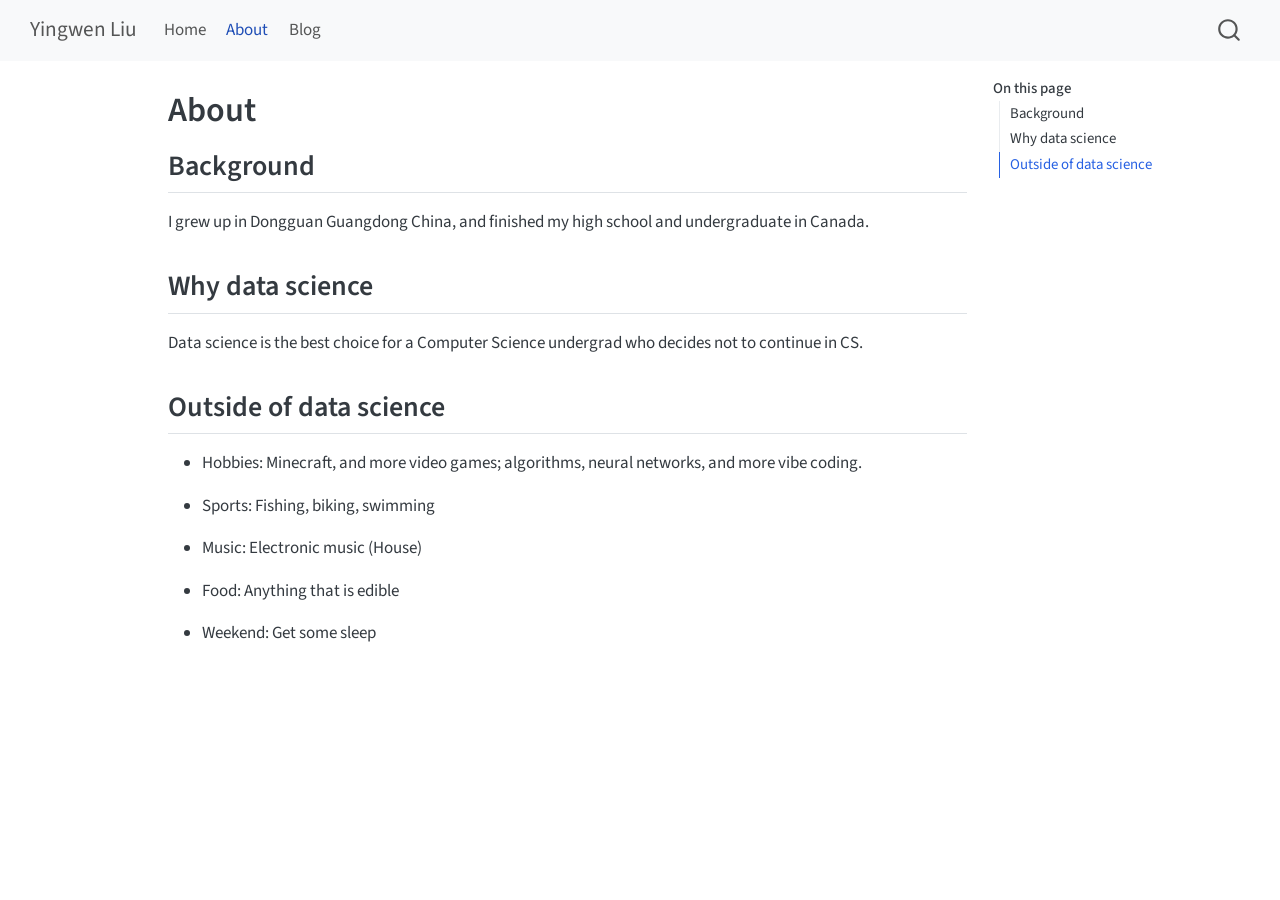
<file: docs/about.html>
<!DOCTYPE html>
<html xmlns="http://www.w3.org/1999/xhtml" lang="en" xml:lang="en"><head>

<meta charset="utf-8">
<meta name="generator" content="quarto-1.10.18">

<meta name="viewport" content="width=device-width, initial-scale=1.0, user-scalable=yes">


<title>About – Yingwen Liu</title>
<style>
/* Default styles provided by pandoc.
** See https://pandoc.org/MANUAL.html#variables-for-html for config info.
*/
span.smallcaps{font-variant: small-caps;}
div.columns{display: flex; gap: 1.5em;}
div.column{flex: auto;}
@media screen {
div.columns{gap: min(4vw, 1.5em);}
div.column{overflow-x: auto;}
}
div.hanging-indent{margin-left: 1.5em; text-indent: -1.5em;}
ul.task-list{list-style: none;}
ul.task-list li input[type="checkbox"] {
  width: 0.8em;
  margin: 0 0.8em 0.2em -1em; /* quarto-specific, see https://github.com/quarto-dev/quarto-cli/issues/4556 */ 
  vertical-align: middle;
}
</style>


<script src="site_libs/quarto-nav/quarto-nav.js"></script>
<script src="site_libs/quarto-nav/headroom.min.js"></script>
<script src="site_libs/clipboard/clipboard.min.js"></script>
<script src="site_libs/quarto-search/autocomplete.umd.js"></script>
<script src="site_libs/quarto-search/fuse.min.js"></script>
<script src="site_libs/quarto-search/quarto-search.js"></script>
<meta name="quarto:offset" content="./">
<script src="site_libs/quarto-html/quarto.js" type="module"></script>
<script src="site_libs/quarto-html/tabsets/tabsets.js" type="module"></script>
<script src="site_libs/quarto-html/popper.min.js"></script>
<script src="site_libs/quarto-html/tippy.umd.min.js"></script>
<script src="site_libs/quarto-html/anchor.min.js"></script>
<link href="site_libs/quarto-html/tippy.css" rel="stylesheet">
<link href="site_libs/quarto-html/quarto-syntax-highlighting-64a204ab8560d761af7679ceaba22944.css" rel="stylesheet" id="quarto-text-highlighting-styles">
<script src="site_libs/bootstrap/bootstrap.min.js"></script>
<link href="site_libs/bootstrap/bootstrap-icons.css" rel="stylesheet">
<link href="site_libs/bootstrap/bootstrap-a186fd7062f36270276585b6ad28556f.min.css" rel="stylesheet" append-hash="true" id="quarto-bootstrap" data-mode="light">
<script id="quarto-search-options" type="application/json">{
  "location": "navbar",
  "copy-button": false,
  "collapse-after": 3,
  "panel-placement": "end",
  "type": "overlay",
  "limit": 50,
  "keyboard-shortcut": [
    "f",
    "/",
    "s"
  ],
  "show-item-context": false,
  "language": {
    "search-no-results-text": "No results",
    "search-matching-documents-text": "matching documents",
    "search-copy-link-title": "Copy link to search",
    "search-hide-matches-text": "Hide additional matches",
    "search-more-match-text": "more match in this document",
    "search-more-matches-text": "more matches in this document",
    "search-clear-button-title": "Clear",
    "search-text-placeholder": "",
    "search-detached-cancel-button-title": "Cancel",
    "search-submit-button-title": "Submit",
    "search-label": "Search"
  }
}</script>


<link rel="stylesheet" href="styles.css">
</head>

<body class="nav-fixed quarto-light">

<div id="quarto-search-results"></div>
  <header id="quarto-header" class="headroom fixed-top">
    <nav class="navbar navbar-expand-lg " data-bs-theme="dark">
      <div class="navbar-container container-fluid">
      <div class="navbar-brand-container mx-auto">
    <a class="navbar-brand" href="./index.html">
    <span class="navbar-title">Yingwen Liu</span>
    </a>
  </div>
            <div id="quarto-search" class="" title="Search"></div>
          <button class="navbar-toggler" type="button" data-bs-toggle="collapse" data-bs-target="#navbarCollapse" aria-controls="navbarCollapse" role="menu" aria-expanded="false" aria-label="Toggle navigation" onclick="if (window.quartoToggleHeadroom) { window.quartoToggleHeadroom(); }">
  <span class="navbar-toggler-icon"></span>
</button>
          <div class="collapse navbar-collapse" id="navbarCollapse">
            <ul class="navbar-nav navbar-nav-scroll me-auto">
  <li class="nav-item">
    <a class="nav-link" href="./index.html"> 
<span class="menu-text">Home</span></a>
  </li>  
  <li class="nav-item">
    <a class="nav-link active" href="./about.html" aria-current="page"> 
<span class="menu-text">About</span></a>
  </li>  
  <li class="nav-item">
    <a class="nav-link" href="./blog.html"> 
<span class="menu-text">Blog</span></a>
  </li>  
</ul>
          </div> <!-- /navcollapse -->
            <div class="quarto-navbar-tools">
</div>
      </div> <!-- /container-fluid -->
    </nav>
</header>
<!-- content -->
<div id="quarto-content" class="quarto-container page-columns page-rows-contents page-layout-article page-navbar">
<!-- sidebar -->
<!-- margin-sidebar -->
    <div id="quarto-margin-sidebar" class="sidebar margin-sidebar">
        <nav id="TOC" role="doc-toc" class="toc-active">
    <h2 id="toc-title">On this page</h2>
   
  <ul>
  <li><a href="#background" id="toc-background" class="nav-link active" data-scroll-target="#background">Background</a></li>
  <li><a href="#why-data-science" id="toc-why-data-science" class="nav-link" data-scroll-target="#why-data-science">Why data science</a></li>
  <li><a href="#outside-of-data-science" id="toc-outside-of-data-science" class="nav-link" data-scroll-target="#outside-of-data-science">Outside of data science</a></li>
  </ul>
</nav>
    </div>
<!-- main -->
<main class="content" id="quarto-document-content">

<header id="title-block-header" class="quarto-title-block default">
<div class="quarto-title">
<h1 class="title">About</h1>
</div>



<div class="quarto-title-meta">

    
  
    
  </div>
  


</header>


<section id="background" class="level2">
<h2 class="anchored" data-anchor-id="background">Background</h2>
<p>I grew up in Dongguan Guangdong China, and finished my high school and undergraduate in Canada.</p>
</section>
<section id="why-data-science" class="level2">
<h2 class="anchored" data-anchor-id="why-data-science">Why data science</h2>
<p>Data science is the best choice for a Computer Science undergrad who decides not to continue in CS.</p>
</section>
<section id="outside-of-data-science" class="level2">
<h2 class="anchored" data-anchor-id="outside-of-data-science">Outside of data science</h2>
<ul>
<li><p>Hobbies: Minecraft, and more video games; algorithms, neural networks, and more vibe coding.</p></li>
<li><p>Sports: Fishing, biking, swimming</p></li>
<li><p>Music: Electronic music (House)</p></li>
<li><p>Food: Anything that is edible</p></li>
<li><p>Weekend: Get some sleep</p></li>
</ul>


</section>

</main> <!-- /main -->
<script id="quarto-html-after-body" type="application/javascript">
  window.document.addEventListener("DOMContentLoaded", function (event) {
    const icon = "";
    const anchorJS = new window.AnchorJS();
    anchorJS.options = {
      placement: 'right',
      icon: icon
    };
    anchorJS.add('.anchored');
    const isCodeAnnotation = (el) => {
      for (const clz of el.classList) {
        if (clz.startsWith('code-annotation-')) {                     
          return true;
        }
      }
      return false;
    }
    const onCopySuccess = function(e) {
      // button target
      const button = e.trigger;
      // don't keep focus
      button.blur();
      // flash "checked"
      button.classList.add('code-copy-button-checked');
      var currentTitle = button.getAttribute("title");
      button.setAttribute("title", "Copied!");
      let tooltip;
      if (window.bootstrap) {
        button.setAttribute("data-bs-toggle", "tooltip");
        button.setAttribute("data-bs-placement", "left");
        button.setAttribute("data-bs-title", "Copied!");
        tooltip = new bootstrap.Tooltip(button, 
          { trigger: "manual", 
            customClass: "code-copy-button-tooltip",
            offset: [0, -8]});
        tooltip.show();    
      }
      setTimeout(function() {
        if (tooltip) {
          tooltip.hide();
          button.removeAttribute("data-bs-title");
          button.removeAttribute("data-bs-toggle");
          button.removeAttribute("data-bs-placement");
        }
        button.setAttribute("title", currentTitle);
        button.classList.remove('code-copy-button-checked');
      }, 1000);
      // clear code selection
      e.clearSelection();
    }
    const getTextToCopy = function(trigger) {
      const outerScaffold = trigger.parentElement.cloneNode(true);
      const codeEl = outerScaffold.querySelector('code');
      for (const childEl of codeEl.children) {
        if (isCodeAnnotation(childEl)) {
          childEl.remove();
        }
      }
      return codeEl.innerText;
    }
    const clipboard = new window.ClipboardJS('.code-copy-button:not([data-in-quarto-modal])', {
      text: getTextToCopy
    });
    clipboard.on('success', onCopySuccess);
    if (window.document.getElementById('quarto-embedded-source-code-modal')) {
      const clipboardModal = new window.ClipboardJS('.code-copy-button[data-in-quarto-modal]', {
        text: getTextToCopy,
        container: window.document.getElementById('quarto-embedded-source-code-modal')
      });
      clipboardModal.on('success', onCopySuccess);
    }
      var localhostRegex = new RegExp(/^(?:http|https):\/\/localhost\:?[0-9]*\//);
      var mailtoRegex = new RegExp(/^mailto:/);
        var filterRegex = new RegExp('/' + window.location.host + '/');
      var isInternal = (href) => {
          return filterRegex.test(href) || localhostRegex.test(href) || mailtoRegex.test(href);
      }
      // Inspect non-navigation links and adorn them if external
     var links = window.document.querySelectorAll('a[href]:not(.nav-link):not(.navbar-brand):not(.toc-action):not(.sidebar-link):not(.sidebar-item-toggle):not(.pagination-link):not(.no-external):not([aria-hidden]):not(.dropdown-item):not(.quarto-navigation-tool):not(.about-link)');
      for (var i=0; i<links.length; i++) {
        const link = links[i];
        if (!isInternal(link.href)) {
          // undo the damage that might have been done by quarto-nav.js in the case of
          // links that we want to consider external
          if (link.dataset.originalHref !== undefined) {
            link.href = link.dataset.originalHref;
          }
        }
      }
    function tippyHover(el, contentFn, onTriggerFn, onUntriggerFn) {
      const config = {
        allowHTML: true,
        maxWidth: 500,
        delay: 100,
        arrow: false,
        appendTo: function(el) {
            return el.parentElement;
        },
        interactive: true,
        interactiveBorder: 10,
        theme: 'quarto',
        placement: 'bottom-start',
      };
      if (contentFn) {
        config.content = contentFn;
      }
      if (onTriggerFn) {
        config.onTrigger = onTriggerFn;
      }
      if (onUntriggerFn) {
        config.onUntrigger = onUntriggerFn;
      }
      window.tippy(el, config); 
    }
    const noterefs = window.document.querySelectorAll('a[role="doc-noteref"]');
    for (var i=0; i<noterefs.length; i++) {
      const ref = noterefs[i];
      tippyHover(ref, function() {
        // use id or data attribute instead here
        let href = ref.getAttribute('data-footnote-href') || ref.getAttribute('href');
        try { href = new URL(href).hash; } catch {}
        const id = href.replace(/^#\/?/, "");
        const note = window.document.getElementById(id);
        if (note) {
          return note.innerHTML;
        } else {
          return "";
        }
      });
    }
    const xrefs = window.document.querySelectorAll('a.quarto-xref');
    const processXRef = (id, note) => {
      // Strip column container classes
      const stripColumnClz = (el) => {
        el.classList.remove("page-full", "page-columns");
        if (el.children) {
          for (const child of el.children) {
            stripColumnClz(child);
          }
        }
      }
      stripColumnClz(note)
      if (id === null || id.startsWith('sec-')) {
        // Special case sections, only their first couple elements
        const container = document.createElement("div");
        if (note.children && note.children.length > 2) {
          container.appendChild(note.children[0].cloneNode(true));
          for (let i = 1; i < note.children.length; i++) {
            const child = note.children[i];
            if (child.tagName === "P" && child.innerText === "") {
              continue;
            } else {
              container.appendChild(child.cloneNode(true));
              break;
            }
          }
          if (window.Quarto?.typesetMath) {
            window.Quarto.typesetMath(container);
          }
          return container.innerHTML
        } else {
          if (window.Quarto?.typesetMath) {
            window.Quarto.typesetMath(note);
          }
          return note.innerHTML;
        }
      } else {
        // Remove any anchor links if they are present
        const anchorLink = note.querySelector('a.anchorjs-link');
        if (anchorLink) {
          anchorLink.remove();
        }
        if (window.Quarto?.typesetMath) {
          window.Quarto.typesetMath(note);
        }
        if (note.classList.contains("callout")) {
          return note.outerHTML;
        } else {
          return note.innerHTML;
        }
      }
    }
    for (var i=0; i<xrefs.length; i++) {
      const xref = xrefs[i];
      tippyHover(xref, undefined, function(instance) {
        instance.disable();
        let url = xref.getAttribute('href');
        let hash = undefined; 
        if (url.startsWith('#')) {
          hash = url;
        } else {
          try { hash = new URL(url).hash; } catch {}
        }
        if (hash) {
          const id = hash.replace(/^#\/?/, "");
          const note = window.document.getElementById(id);
          if (note !== null) {
            try {
              const html = processXRef(id, note.cloneNode(true));
              instance.setContent(html);
            } finally {
              instance.enable();
              instance.show();
            }
          } else {
            // See if we can fetch this
            fetch(url.split('#')[0])
            .then(res => res.text())
            .then(html => {
              const parser = new DOMParser();
              const htmlDoc = parser.parseFromString(html, "text/html");
              const note = htmlDoc.getElementById(id);
              if (note !== null) {
                const html = processXRef(id, note);
                instance.setContent(html);
              } 
            }).finally(() => {
              instance.enable();
              instance.show();
            });
          }
        } else {
          // See if we can fetch a full url (with no hash to target)
          // This is a special case and we should probably do some content thinning / targeting
          fetch(url)
          .then(res => res.text())
          .then(html => {
            const parser = new DOMParser();
            const htmlDoc = parser.parseFromString(html, "text/html");
            const note = htmlDoc.querySelector('main.content');
            if (note !== null) {
              // This should only happen for chapter cross references
              // (since there is no id in the URL)
              // remove the first header
              if (note.children.length > 0 && note.children[0].tagName === "HEADER") {
                note.children[0].remove();
              }
              const html = processXRef(null, note);
              instance.setContent(html);
            } 
          }).finally(() => {
            instance.enable();
            instance.show();
          });
        }
      }, function(instance) {
      });
    }
        let selectedAnnoteEl;
        const selectorForAnnotation = ( cell, annotation) => {
          let cellAttr = 'data-code-cell="' + cell + '"';
          let lineAttr = 'data-code-annotation="' +  annotation + '"';
          const selector = 'span[' + cellAttr + '][' + lineAttr + ']';
          return selector;
        }
        const selectCodeLines = (annoteEl) => {
          const doc = window.document;
          const targetCell = annoteEl.getAttribute("data-target-cell");
          const targetAnnotation = annoteEl.getAttribute("data-target-annotation");
          const annoteSpan = window.document.querySelector(selectorForAnnotation(targetCell, targetAnnotation));
          const lines = annoteSpan.getAttribute("data-code-lines").split(",");
          const lineIds = lines.map((line) => {
            return targetCell + "-" + line;
          })
          let top = null;
          let height = null;
          let parent = null;
          if (lineIds.length > 0) {
              //compute the position of the single el (top and bottom and make a div)
              const el = window.document.getElementById(lineIds[0]);
              top = el.offsetTop;
              height = el.offsetHeight;
              parent = el.parentElement.parentElement;
            if (lineIds.length > 1) {
              const lastEl = window.document.getElementById(lineIds[lineIds.length - 1]);
              const bottom = lastEl.offsetTop + lastEl.offsetHeight;
              height = bottom - top;
            }
            if (top !== null && height !== null && parent !== null) {
              // cook up a div (if necessary) and position it 
              let div = window.document.getElementById("code-annotation-line-highlight");
              if (div === null) {
                div = window.document.createElement("div");
                div.setAttribute("id", "code-annotation-line-highlight");
                div.style.position = 'absolute';
                parent.appendChild(div);
              }
              div.style.top = top - 2 + "px";
              div.style.height = height + 4 + "px";
              div.style.left = 0;
              let gutterDiv = window.document.getElementById("code-annotation-line-highlight-gutter");
              if (gutterDiv === null) {
                gutterDiv = window.document.createElement("div");
                gutterDiv.setAttribute("id", "code-annotation-line-highlight-gutter");
                gutterDiv.style.position = 'absolute';
                const codeCell = window.document.getElementById(targetCell);
                const gutter = codeCell.querySelector('.code-annotation-gutter');
                gutter.appendChild(gutterDiv);
              }
              gutterDiv.style.top = top - 2 + "px";
              gutterDiv.style.height = height + 4 + "px";
            }
            selectedAnnoteEl = annoteEl;
          }
        };
        const unselectCodeLines = () => {
          const elementsIds = ["code-annotation-line-highlight", "code-annotation-line-highlight-gutter"];
          elementsIds.forEach((elId) => {
            const div = window.document.getElementById(elId);
            if (div) {
              div.remove();
            }
          });
          selectedAnnoteEl = undefined;
        };
          // Handle positioning of the toggle
      window.addEventListener(
        "resize",
        throttle(() => {
          elRect = undefined;
          if (selectedAnnoteEl) {
            selectCodeLines(selectedAnnoteEl);
          }
        }, 10)
      );
      function throttle(fn, ms) {
      let throttle = false;
      let timer;
        return (...args) => {
          if(!throttle) { // first call gets through
              fn.apply(this, args);
              throttle = true;
          } else { // all the others get throttled
              if(timer) clearTimeout(timer); // cancel #2
              timer = setTimeout(() => {
                fn.apply(this, args);
                timer = throttle = false;
              }, ms);
          }
        };
      }
        // Attach click handler to the DT
        const annoteDls = window.document.querySelectorAll('dt[data-target-cell]');
        for (const annoteDlNode of annoteDls) {
          annoteDlNode.addEventListener('click', (event) => {
            const clickedEl = event.target;
            if (clickedEl !== selectedAnnoteEl) {
              unselectCodeLines();
              const activeEl = window.document.querySelector('dt[data-target-cell].code-annotation-active');
              if (activeEl) {
                activeEl.classList.remove('code-annotation-active');
              }
              selectCodeLines(clickedEl);
              clickedEl.classList.add('code-annotation-active');
            } else {
              // Unselect the line
              unselectCodeLines();
              clickedEl.classList.remove('code-annotation-active');
            }
          });
        }
    const findCites = (el) => {
      const parentEl = el.parentElement;
      if (parentEl) {
        const cites = parentEl.dataset.cites;
        if (cites) {
          return {
            el,
            cites: cites.split(' ')
          };
        } else {
          return findCites(el.parentElement)
        }
      } else {
        return undefined;
      }
    };
    var bibliorefs = window.document.querySelectorAll('a[role="doc-biblioref"]');
    for (var i=0; i<bibliorefs.length; i++) {
      const ref = bibliorefs[i];
      const citeInfo = findCites(ref);
      if (citeInfo) {
        tippyHover(citeInfo.el, function() {
          var popup = window.document.createElement('div');
          citeInfo.cites.forEach(function(cite) {
            var citeDiv = window.document.createElement('div');
            citeDiv.classList.add('hanging-indent');
            citeDiv.classList.add('csl-entry');
            var biblioDiv = window.document.getElementById('ref-' + cite);
            if (biblioDiv) {
              citeDiv.innerHTML = biblioDiv.innerHTML;
            }
            popup.appendChild(citeDiv);
          });
          return popup.innerHTML;
        });
      }
    }
  });
  </script>
</div> <!-- /content -->




</body></html>
</file>
<file: docs/site_libs/quarto-html/tippy.css>
.tippy-box[data-animation=fade][data-state=hidden]{opacity:0}[data-tippy-root]{max-width:calc(100vw - 10px)}.tippy-box{position:relative;background-color:#333;color:#fff;border-radius:4px;font-size:14px;line-height:1.4;white-space:normal;outline:0;transition-property:transform,visibility,opacity}.tippy-box[data-placement^=top]>.tippy-arrow{bottom:0}.tippy-box[data-placement^=top]>.tippy-arrow:before{bottom:-7px;left:0;border-width:8px 8px 0;border-top-color:initial;transform-origin:center top}.tippy-box[data-placement^=bottom]>.tippy-arrow{top:0}.tippy-box[data-placement^=bottom]>.tippy-arrow:before{top:-7px;left:0;border-width:0 8px 8px;border-bottom-color:initial;transform-origin:center bottom}.tippy-box[data-placement^=left]>.tippy-arrow{right:0}.tippy-box[data-placement^=left]>.tippy-arrow:before{border-width:8px 0 8px 8px;border-left-color:initial;right:-7px;transform-origin:center left}.tippy-box[data-placement^=right]>.tippy-arrow{left:0}.tippy-box[data-placement^=right]>.tippy-arrow:before{left:-7px;border-width:8px 8px 8px 0;border-right-color:initial;transform-origin:center right}.tippy-box[data-inertia][data-state=visible]{transition-timing-function:cubic-bezier(.54,1.5,.38,1.11)}.tippy-arrow{width:16px;height:16px;color:#333}.tippy-arrow:before{content:"";position:absolute;border-color:transparent;border-style:solid}.tippy-content{position:relative;padding:5px 9px;z-index:1}
</file>
<file: docs/site_libs/quarto-html/quarto-syntax-highlighting-64a204ab8560d761af7679ceaba22944.css>
/* quarto syntax highlight colors */
:root {
  --quarto-hl-ot-color: #003B4F;
  --quarto-hl-at-color: #657422;
  --quarto-hl-ss-color: #20794D;
  --quarto-hl-an-color: #5E5E5E;
  --quarto-hl-fu-color: #4758AB;
  --quarto-hl-st-color: #20794D;
  --quarto-hl-cf-color: #003B4F;
  --quarto-hl-op-color: #5E5E5E;
  --quarto-hl-er-color: #AD0000;
  --quarto-hl-bn-color: #AD0000;
  --quarto-hl-al-color: #AD0000;
  --quarto-hl-va-color: #111111;
  --quarto-hl-bu-color: inherit;
  --quarto-hl-ex-color: inherit;
  --quarto-hl-pp-color: #AD0000;
  --quarto-hl-in-color: #5E5E5E;
  --quarto-hl-vs-color: #20794D;
  --quarto-hl-wa-color: #5E5E5E;
  --quarto-hl-do-color: #5E5E5E;
  --quarto-hl-im-color: #00769E;
  --quarto-hl-ch-color: #20794D;
  --quarto-hl-dt-color: #AD0000;
  --quarto-hl-fl-color: #AD0000;
  --quarto-hl-co-color: #5E5E5E;
  --quarto-hl-cv-color: #5E5E5E;
  --quarto-hl-cn-color: #8f5902;
  --quarto-hl-sc-color: #5E5E5E;
  --quarto-hl-dv-color: #AD0000;
  --quarto-hl-kw-color: #003B4F;
}

/* other quarto variables */
:root {
  --quarto-font-monospace: SFMono-Regular, Menlo, Monaco, Consolas, "Liberation Mono", "Courier New", monospace;
}

/* syntax highlight based on Pandoc's rules */
pre > code.sourceCode > span {
  color: #003B4F;
}

code.sourceCode > span {
  color: #003B4F;
}

div.sourceCode,
div.sourceCode pre.sourceCode {
  color: #003B4F;
}

/* Normal */
code span {
  color: #003B4F;
}

/* Alert */
code span.al {
  color: #AD0000;
  font-style: inherit;
}

/* Annotation */
code span.an {
  color: #5E5E5E;
  font-style: inherit;
}

/* Attribute */
code span.at {
  color: #657422;
  font-style: inherit;
}

/* BaseN */
code span.bn {
  color: #AD0000;
  font-style: inherit;
}

/* BuiltIn */
code span.bu {
  font-style: inherit;
}

/* ControlFlow */
code span.cf {
  color: #003B4F;
  font-weight: bold;
  font-style: inherit;
}

/* Char */
code span.ch {
  color: #20794D;
  font-style: inherit;
}

/* Constant */
code span.cn {
  color: #8f5902;
  font-style: inherit;
}

/* Comment */
code span.co {
  color: #5E5E5E;
  font-style: inherit;
}

/* CommentVar */
code span.cv {
  color: #5E5E5E;
  font-style: italic;
}

/* Documentation */
code span.do {
  color: #5E5E5E;
  font-style: italic;
}

/* DataType */
code span.dt {
  color: #AD0000;
  font-style: inherit;
}

/* DecVal */
code span.dv {
  color: #AD0000;
  font-style: inherit;
}

/* Error */
code span.er {
  color: #AD0000;
  font-style: inherit;
}

/* Extension */
code span.ex {
  font-style: inherit;
}

/* Float */
code span.fl {
  color: #AD0000;
  font-style: inherit;
}

/* Function */
code span.fu {
  color: #4758AB;
  font-style: inherit;
}

/* Import */
code span.im {
  color: #00769E;
  font-style: inherit;
}

/* Information */
code span.in {
  color: #5E5E5E;
  font-style: inherit;
}

/* Keyword */
code span.kw {
  color: #003B4F;
  font-weight: bold;
  font-style: inherit;
}

/* Operator */
code span.op {
  color: #5E5E5E;
  font-style: inherit;
}

/* Other */
code span.ot {
  color: #003B4F;
  font-style: inherit;
}

/* Preprocessor */
code span.pp {
  color: #AD0000;
  font-style: inherit;
}

/* SpecialChar */
code span.sc {
  color: #5E5E5E;
  font-style: inherit;
}

/* SpecialString */
code span.ss {
  color: #20794D;
  font-style: inherit;
}

/* String */
code span.st {
  color: #20794D;
  font-style: inherit;
}

/* Variable */
code span.va {
  color: #111111;
  font-style: inherit;
}

/* VerbatimString */
code span.vs {
  color: #20794D;
  font-style: inherit;
}

/* Warning */
code span.wa {
  color: #5E5E5E;
  font-style: italic;
}

.prevent-inlining {
  content: "</";
}

/*# sourceMappingURL=9d8d5bb603a83b8298b89080a598c93b.css.map */
</file>
<file: docs/styles.css>
/* css styles */
</file>
